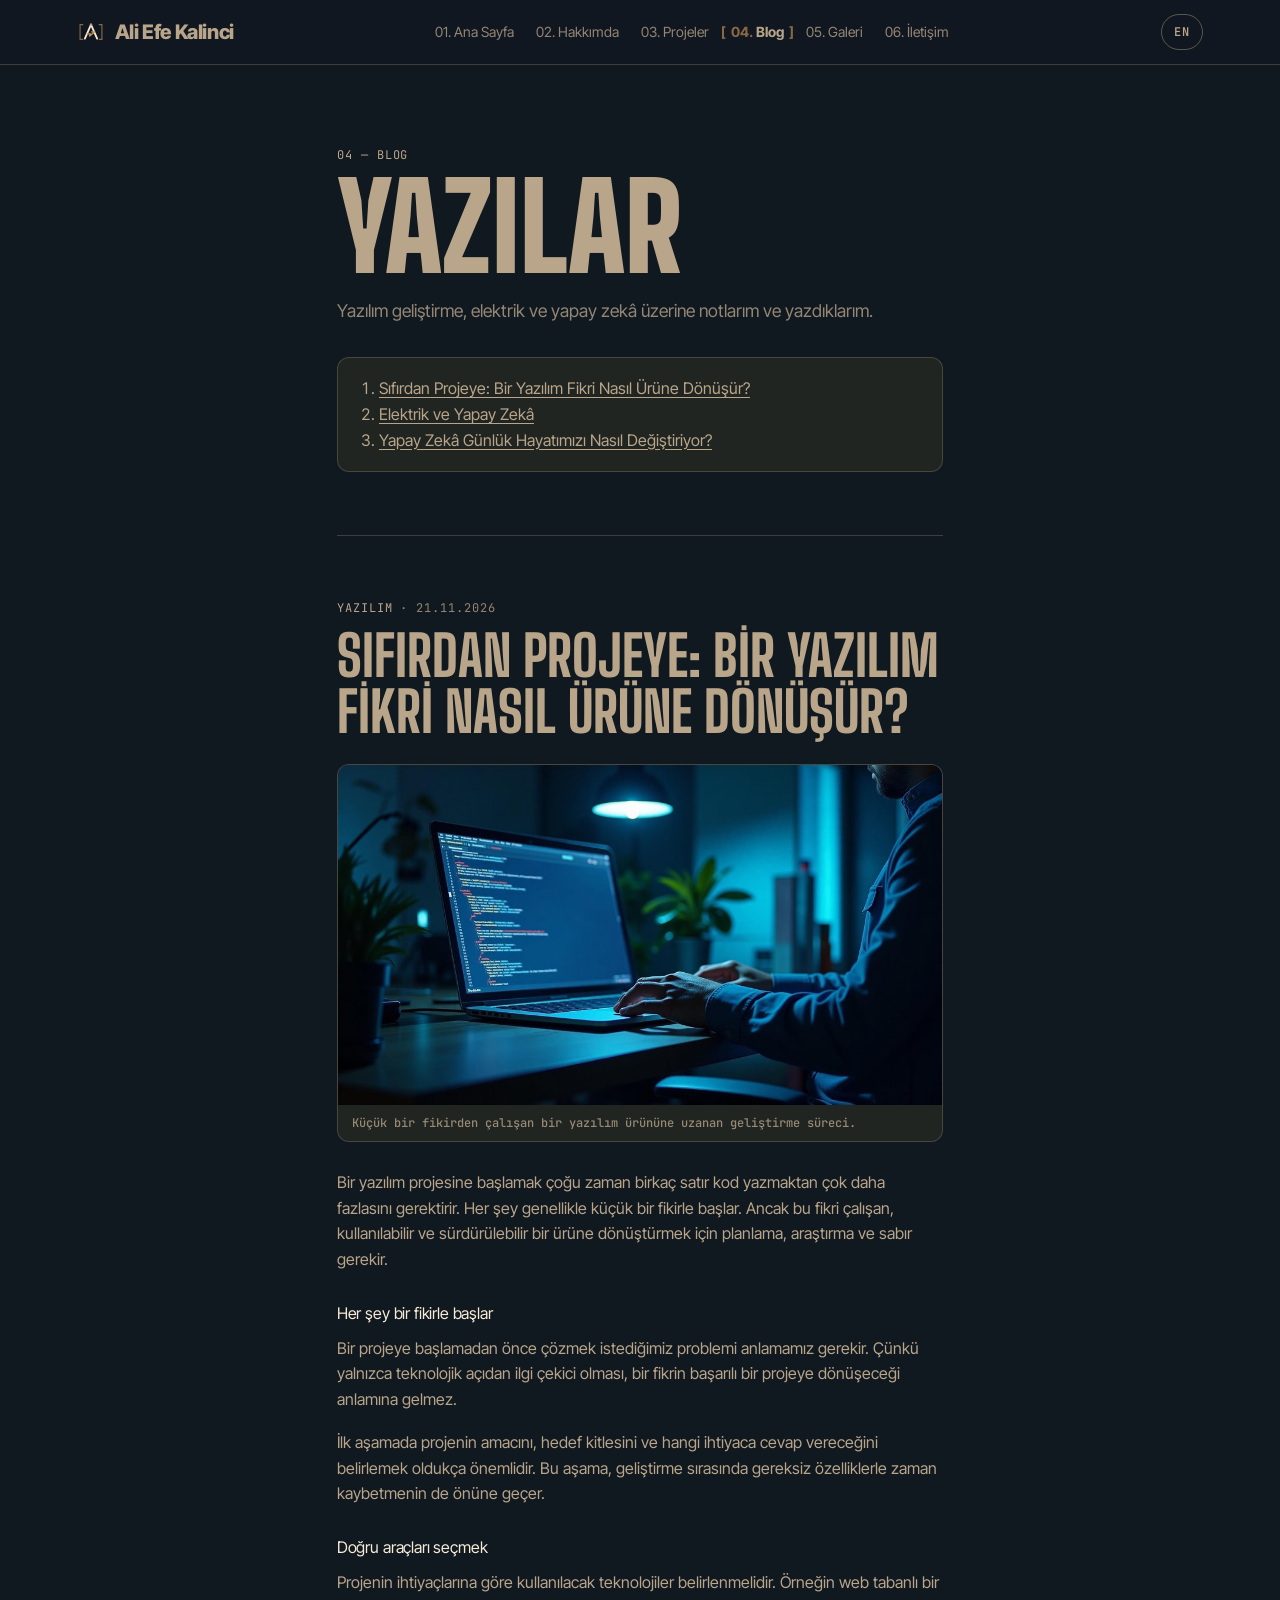
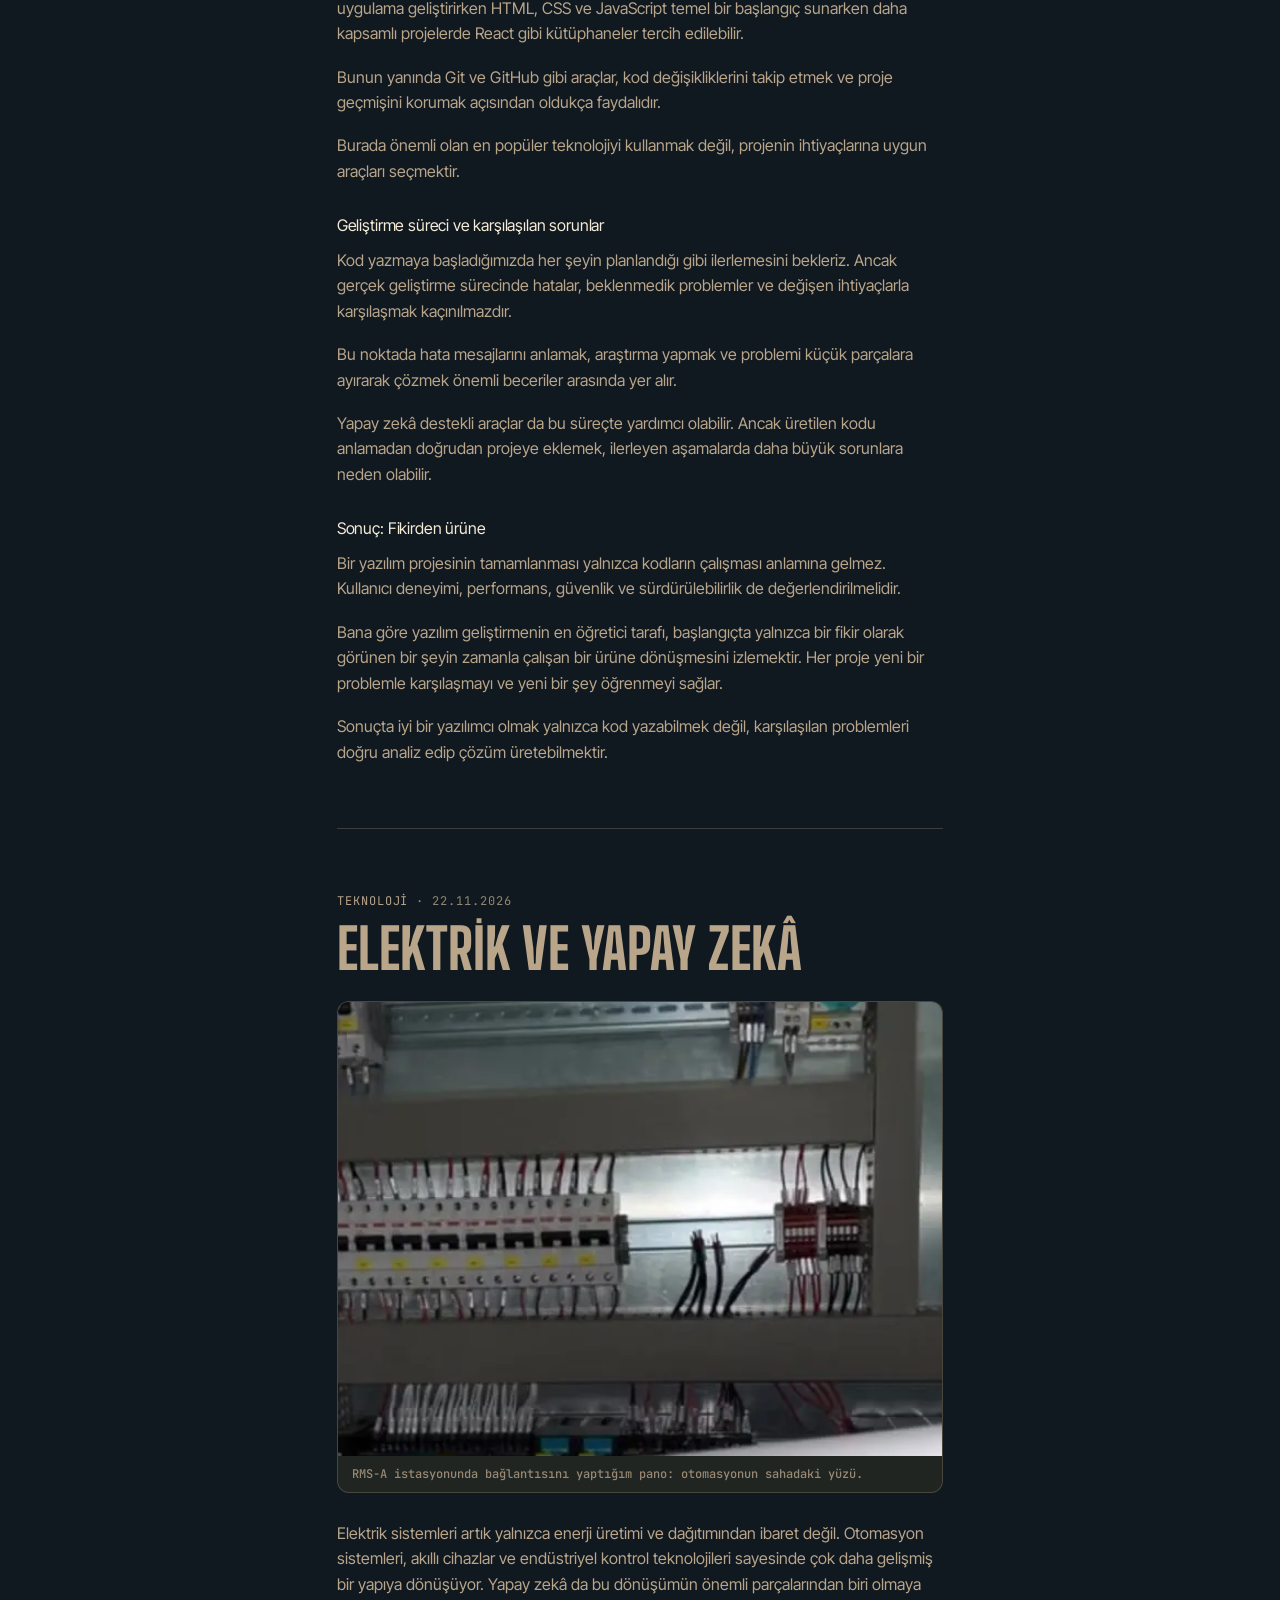
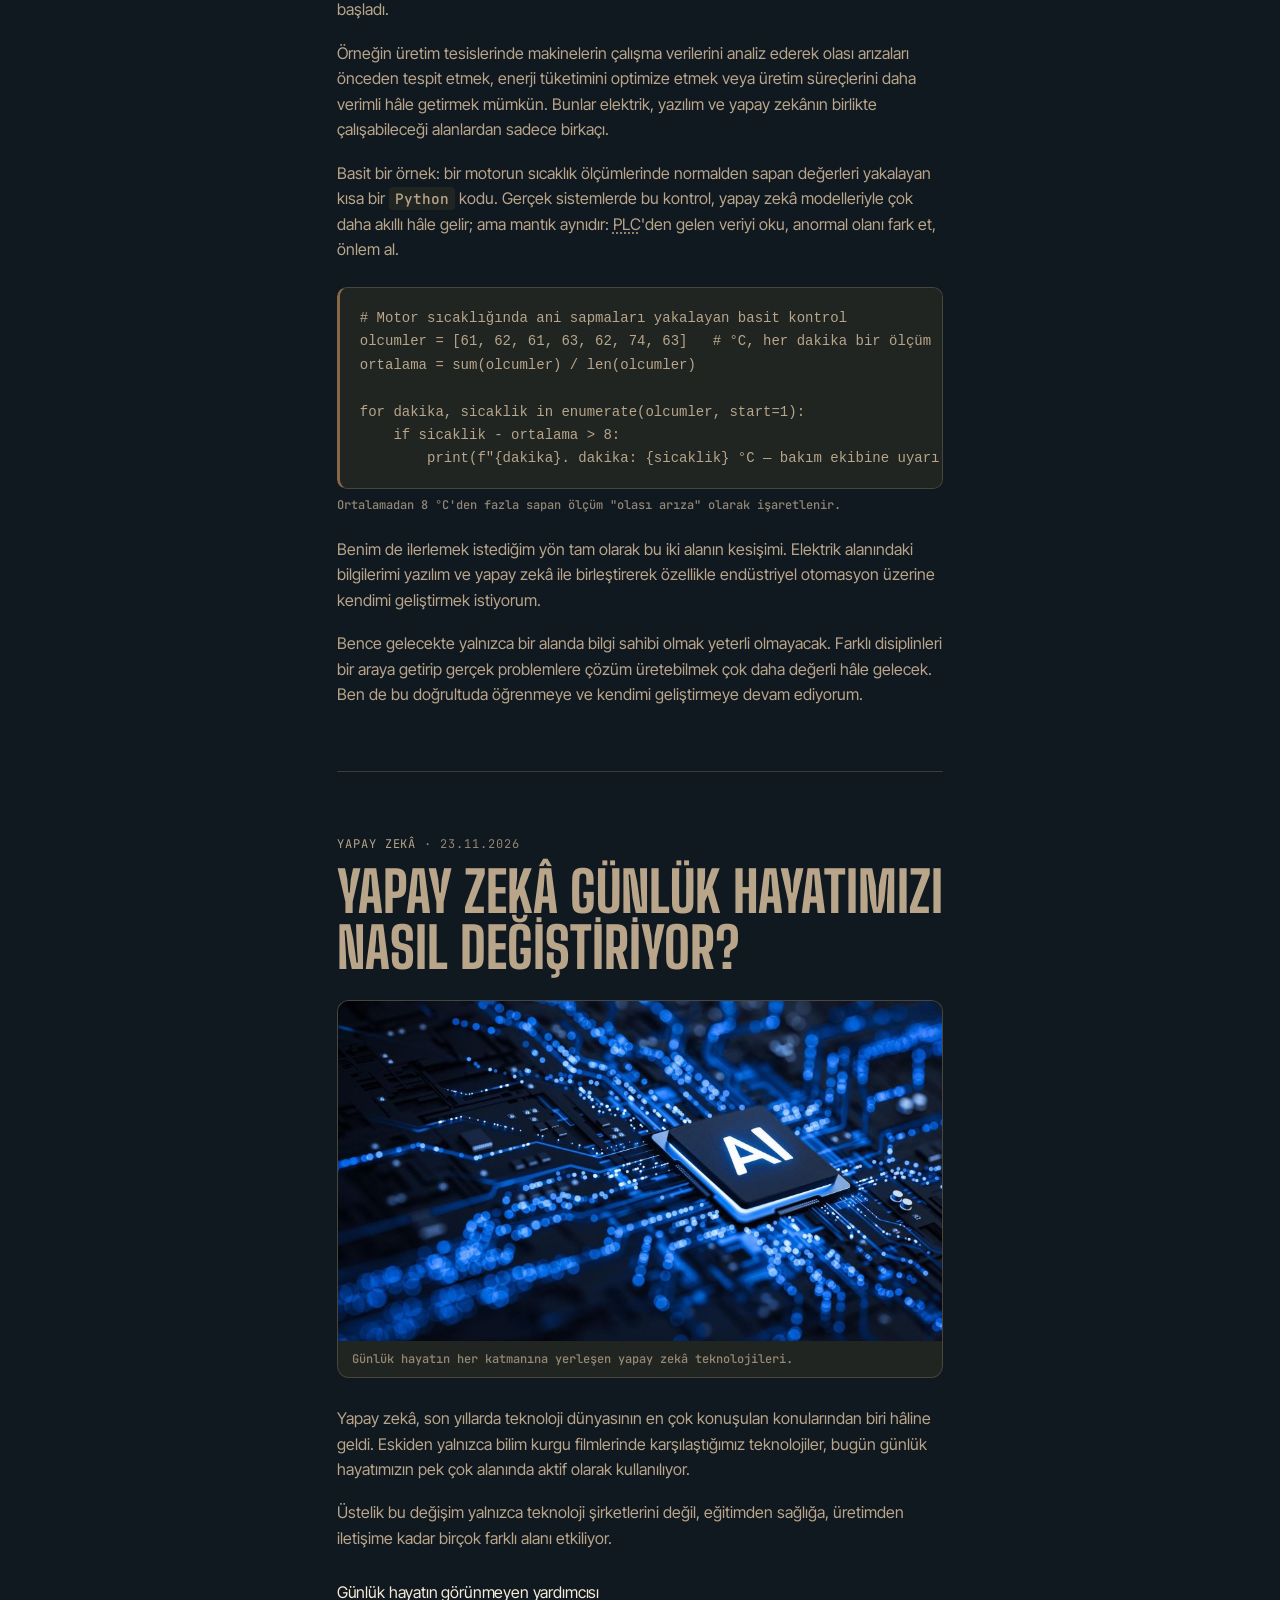
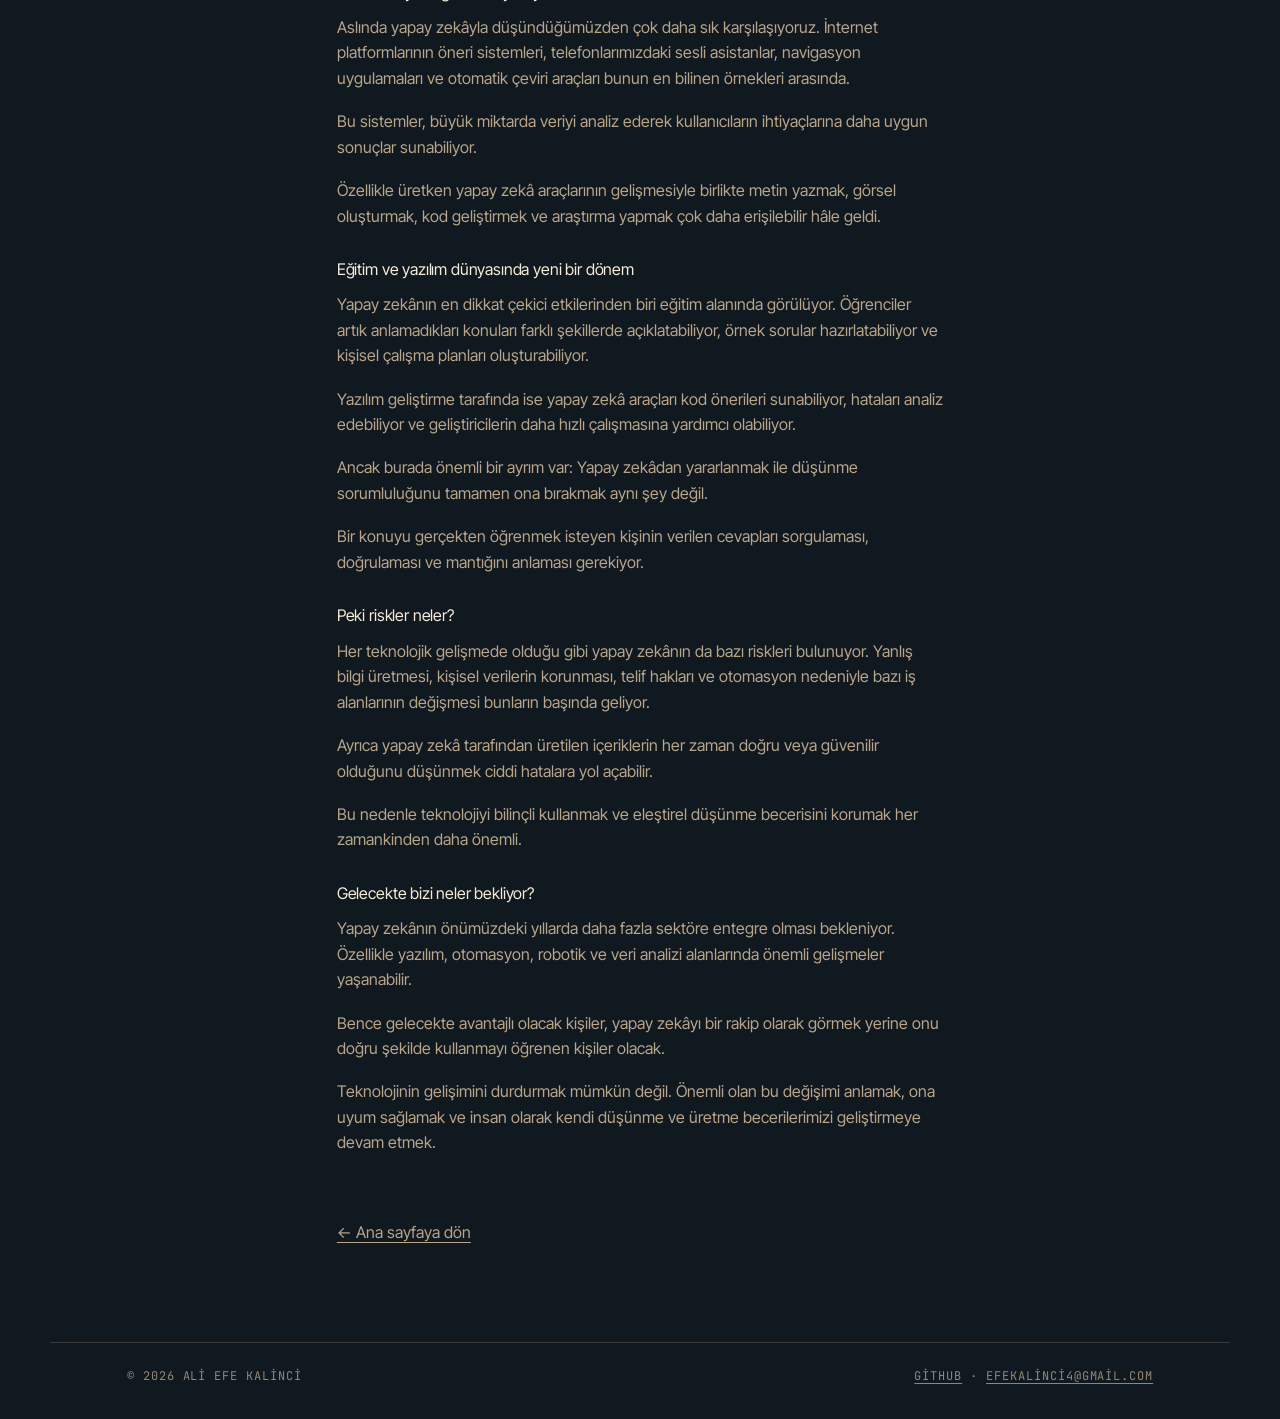
<file: blog.html>
<!DOCTYPE html>
<html lang="tr">
<head>
  <meta charset="UTF-8">
  <meta name="viewport" content="width=device-width, initial-scale=1.0, viewport-fit=cover">
  <meta http-equiv="Cache-Control" content="no-cache, no-store, must-revalidate">
  <meta http-equiv="Pragma" content="no-cache">
  <title>Blog — Ali Efe Kalinci | Yazılım, Elektrik ve Yapay Zekâ</title>
  <meta name="description" content="Ali Efe Kalinci'nin blogu: yazılım fikrinin ürüne dönüşümü, elektrik ile yapay zekânın kesişimi ve yapay zekânın günlük hayatımıza etkileri.">
  <meta name="author" content="Ali Efe Kalinci">
  <link rel="canonical" href="https://aliefekalinci.vercel.app/blog.html">
  <meta property="og:title" content="Blog — Ali Efe Kalinci | Yazılım, Elektrik ve Yapay Zekâ">
  <meta property="og:description" content="Ali Efe Kalinci'nin blogu: yazılım fikrinin ürüne dönüşümü, elektrik ile yapay zekânın kesişimi ve yapay zekânın günlük hayatımıza etkileri.">
  <meta property="og:type" content="blog">
  <meta property="og:locale" content="tr_TR">
  <meta property="og:url" content="https://aliefekalinci.vercel.app/blog.html">
  <meta property="og:image" content="https://aliefekalinci.vercel.app/assets/images/vesikalik.jpg">
  <link rel="icon" type="image/svg+xml" href="assets/images/favicon.svg?v=1">
  <meta name="theme-color" content="#101820">
  <link rel="preconnect" href="https://fonts.googleapis.com">
  <link rel="preconnect" href="https://fonts.gstatic.com" crossorigin>
  <link href="https://fonts.googleapis.com/css2?family=Big+Shoulders+Display:wght@700;800;900&family=Inter+Tight:wght@400;500;600;700;800&family=JetBrains+Mono:wght@400;500&display=swap" rel="stylesheet">
  <link rel="stylesheet" href="css/base.css?v=3">
  <link rel="stylesheet" href="css/sayfa.css?v=5">
  <link rel="stylesheet" href="css/blog.css?v=5">
  <script type="application/ld+json">
  {
    "@context": "https://schema.org",
    "@type": "Blog",
    "name": "Ali Efe Kalinci Blog",
    "url": "https://aliefekalinci.vercel.app/blog.html",
    "author": { "@type": "Person", "name": "Ali Efe Kalinci" },
    "blogPost": [
      { "@type": "BlogPosting", "headline": "Sıfırdan Projeye: Bir Yazılım Fikri Nasıl Ürüne Dönüşür?", "datePublished": "2026-11-21" },
      { "@type": "BlogPosting", "headline": "Elektrik ve Yapay Zekâ", "datePublished": "2026-11-22" },
      { "@type": "BlogPosting", "headline": "Yapay Zekâ Günlük Hayatımızı Nasıl Değiştiriyor?", "datePublished": "2026-11-23" }
    ]
  }
  </script>
</head>
<body>
<a class="skip" href="#main">İçeriğe geç</a>
  <header class="snav">
    <a href="index.html" class="snav__logo"><img class="snav__mark" src="assets/images/logo.svg" alt="" width="28" height="28" aria-hidden="true">Ali Efe Kalinci</a>
    <nav class="snav__links" aria-label="Ana menü">
      <a href="index.html"><span class="nav__num">01.</span> Ana Sayfa</a>
      <a href="hakkimda.html"><span class="nav__num">02.</span> Hakkımda</a>
      <a href="projeler.html"><span class="nav__num">03.</span> Projeler</a>
      <a href="blog.html" class="is-active" aria-current="page"><span class="nav__num">04.</span> Blog</a>
      <a href="galeri.html"><span class="nav__num">05.</span> Galeri</a>
      <a href="iletisim.html"><span class="nav__num">06.</span> İletişim</a>
    </nav>
  </header>
  <main class="blogpage" id="main">
    <p class="mono accent">04 — Blog</p>
    <h1>Yazılar</h1>
    <p class="blogpage__intro">Yazılım geliştirme, elektrik ve yapay zekâ üzerine notlarım ve yazdıklarım.</p>
    <nav class="blogpage__toc" aria-label="Yazılar">
      <ol>
        <li><a href="#sifirdan-projeye">Sıfırdan Projeye: Bir Yazılım Fikri Nasıl Ürüne Dönüşür?</a></li>
        <li><a href="#elektrik-ve-yapay-zeka">Elektrik ve Yapay Zekâ</a></li>
        <li><a href="#yapay-zeka-gunluk-hayat">Yapay Zekâ Günlük Hayatımızı Nasıl Değiştiriyor?</a></li>
      </ol>
    </nav>
    <div class="posts">
      <article class="post" id="sifirdan-projeye" aria-labelledby="sifirdan-projeye-b">
        <p class="post__meta mono"><span class="accent">Yazılım</span> · <time datetime="2026-11-21">21.11.2026</time></p>
        <h2 id="sifirdan-projeye-b">Sıfırdan Projeye: Bir Yazılım Fikri Nasıl Ürüne Dönüşür?</h2>
        <figure class="post__foto post__foto--wide">
          <img src="assets/images/blog/sifirdan-projeye.jpg" alt="Masa lambası altında dizüstü bilgisayarda kod yazan yazılımcı" width="1024" height="576" loading="lazy">
          <figcaption>Küçük bir fikirden çalışan bir yazılım ürününe uzanan geliştirme süreci.</figcaption>
        </figure>
        <p>Bir yazılım projesine başlamak çoğu zaman birkaç satır kod yazmaktan çok daha fazlasını gerektirir. Her şey genellikle küçük bir fikirle başlar. Ancak bu fikri çalışan, kullanılabilir ve sürdürülebilir bir ürüne dönüştürmek için planlama, araştırma ve sabır gerekir.</p>

        <h3>Her şey bir fikirle başlar</h3>
        <p>Bir projeye başlamadan önce çözmek istediğimiz problemi anlamamız gerekir. Çünkü yalnızca teknolojik açıdan ilgi çekici olması, bir fikrin başarılı bir projeye dönüşeceği anlamına gelmez.</p>
        <p>İlk aşamada projenin amacını, hedef kitlesini ve hangi ihtiyaca cevap vereceğini belirlemek oldukça önemlidir. Bu aşama, geliştirme sırasında gereksiz özelliklerle zaman kaybetmenin de önüne geçer.</p>

        <h3>Doğru araçları seçmek</h3>
        <p>Projenin ihtiyaçlarına göre kullanılacak teknolojiler belirlenmelidir. Örneğin web tabanlı bir uygulama geliştirirken HTML, CSS ve JavaScript temel bir başlangıç sunarken daha kapsamlı projelerde React gibi kütüphaneler tercih edilebilir.</p>
        <p>Bunun yanında Git ve GitHub gibi araçlar, kod değişikliklerini takip etmek ve proje geçmişini korumak açısından oldukça faydalıdır.</p>
        <p>Burada önemli olan en popüler teknolojiyi kullanmak değil, projenin ihtiyaçlarına uygun araçları seçmektir.</p>

        <h3>Geliştirme süreci ve karşılaşılan sorunlar</h3>
        <p>Kod yazmaya başladığımızda her şeyin planlandığı gibi ilerlemesini bekleriz. Ancak gerçek geliştirme sürecinde hatalar, beklenmedik problemler ve değişen ihtiyaçlarla karşılaşmak kaçınılmazdır.</p>
        <p>Bu noktada hata mesajlarını anlamak, araştırma yapmak ve problemi küçük parçalara ayırarak çözmek önemli beceriler arasında yer alır.</p>
        <p>Yapay zekâ destekli araçlar da bu süreçte yardımcı olabilir. Ancak üretilen kodu anlamadan doğrudan projeye eklemek, ilerleyen aşamalarda daha büyük sorunlara neden olabilir.</p>

        <h3>Sonuç: Fikirden ürüne</h3>
        <p>Bir yazılım projesinin tamamlanması yalnızca kodların çalışması anlamına gelmez. Kullanıcı deneyimi, performans, güvenlik ve sürdürülebilirlik de değerlendirilmelidir.</p>
        <p>Bana göre yazılım geliştirmenin en öğretici tarafı, başlangıçta yalnızca bir fikir olarak görünen bir şeyin zamanla çalışan bir ürüne dönüşmesini izlemektir. Her proje yeni bir problemle karşılaşmayı ve yeni bir şey öğrenmeyi sağlar.</p>
        <p>Sonuçta iyi bir yazılımcı olmak yalnızca kod yazabilmek değil, karşılaşılan problemleri doğru analiz edip çözüm üretebilmektir.</p>
      </article>
      <article class="post" id="elektrik-ve-yapay-zeka" aria-labelledby="elektrik-ve-yapay-zeka-b">
        <p class="post__meta mono"><span class="accent">Teknoloji</span> · <time datetime="2026-11-22">22.11.2026</time></p>
        <h2 id="elektrik-ve-yapay-zeka-b">Elektrik ve Yapay Zekâ</h2>
        <figure class="post__foto"><img src="assets/images/galeri/rmsa-pano.webp" alt="Sigortalar ve klemenslerle dolu elektrik panosu, önde açık proje çizimi" width="550" height="1026" loading="lazy" style="object-position:50% 35%"><figcaption>RMS-A istasyonunda bağlantısını yaptığım pano: otomasyonun sahadaki yüzü.</figcaption></figure>
        <p>Elektrik sistemleri artık yalnızca enerji üretimi ve dağıtımından ibaret değil. Otomasyon sistemleri, akıllı cihazlar ve endüstriyel kontrol teknolojileri sayesinde çok daha gelişmiş bir yapıya dönüşüyor. Yapay zekâ da bu dönüşümün önemli parçalarından biri olmaya başladı.</p>
        <p>Örneğin üretim tesislerinde makinelerin çalışma verilerini analiz ederek olası arızaları önceden tespit etmek, enerji tüketimini optimize etmek veya üretim süreçlerini daha verimli hâle getirmek mümkün. Bunlar elektrik, yazılım ve yapay zekânın birlikte çalışabileceği alanlardan sadece birkaçı.</p>
        <p>Basit bir örnek: bir motorun sıcaklık ölçümlerinde normalden sapan değerleri yakalayan kısa bir <code>Python</code> kodu. Gerçek sistemlerde bu kontrol, yapay zekâ modelleriyle çok daha akıllı hâle gelir; ama mantık aynıdır: <abbr title="Programlanabilir Mantık Denetleyicisi">PLC</abbr>'den gelen veriyi oku, anormal olanı fark et, önlem al.</p>
        <figure class="post__kod">
          <pre><code># Motor sıcaklığında ani sapmaları yakalayan basit kontrol
olcumler = [61, 62, 61, 63, 62, 74, 63]   # °C, her dakika bir ölçüm
ortalama = sum(olcumler) / len(olcumler)

for dakika, sicaklik in enumerate(olcumler, start=1):
    if sicaklik - ortalama &gt; 8:
        print(f"{dakika}. dakika: {sicaklik} °C — bakım ekibine uyarı!")</code></pre>
          <figcaption>Ortalamadan 8 °C'den fazla sapan ölçüm "olası arıza" olarak işaretlenir.</figcaption>
        </figure>
        <p>Benim de ilerlemek istediğim yön tam olarak bu iki alanın kesişimi. Elektrik alanındaki bilgilerimi yazılım ve yapay zekâ ile birleştirerek özellikle endüstriyel otomasyon üzerine kendimi geliştirmek istiyorum.</p>
        <p>Bence gelecekte yalnızca bir alanda bilgi sahibi olmak yeterli olmayacak. Farklı disiplinleri bir araya getirip gerçek problemlere çözüm üretebilmek çok daha değerli hâle gelecek. Ben de bu doğrultuda öğrenmeye ve kendimi geliştirmeye devam ediyorum.</p>
      </article>
      <article class="post" id="yapay-zeka-gunluk-hayat" aria-labelledby="yapay-zeka-gunluk-hayat-b">
        <p class="post__meta mono"><span class="accent">Yapay Zekâ</span> · <time datetime="2026-11-23">23.11.2026</time></p>
        <h2 id="yapay-zeka-gunluk-hayat-b">Yapay Zekâ Günlük Hayatımızı Nasıl Değiştiriyor?</h2>
        <figure class="post__foto post__foto--wide">
          <img src="assets/images/blog/yapay-zeka-gunluk-hayat.jpg" alt="Mavi ışık hatlarıyla çevrili yapay zekâ işlemci çipi" width="1024" height="505" loading="lazy">
          <figcaption>Günlük hayatın her katmanına yerleşen yapay zekâ teknolojileri.</figcaption>
        </figure>
        <p>Yapay zekâ, son yıllarda teknoloji dünyasının en çok konuşulan konularından biri hâline geldi. Eskiden yalnızca bilim kurgu filmlerinde karşılaştığımız teknolojiler, bugün günlük hayatımızın pek çok alanında aktif olarak kullanılıyor.</p>
        <p>Üstelik bu değişim yalnızca teknoloji şirketlerini değil, eğitimden sağlığa, üretimden iletişime kadar birçok farklı alanı etkiliyor.</p>

        <h3>Günlük hayatın görünmeyen yardımcısı</h3>
        <p>Aslında yapay zekâyla düşündüğümüzden çok daha sık karşılaşıyoruz. İnternet platformlarının öneri sistemleri, telefonlarımızdaki sesli asistanlar, navigasyon uygulamaları ve otomatik çeviri araçları bunun en bilinen örnekleri arasında.</p>
        <p>Bu sistemler, büyük miktarda veriyi analiz ederek kullanıcıların ihtiyaçlarına daha uygun sonuçlar sunabiliyor.</p>
        <p>Özellikle üretken yapay zekâ araçlarının gelişmesiyle birlikte metin yazmak, görsel oluşturmak, kod geliştirmek ve araştırma yapmak çok daha erişilebilir hâle geldi.</p>

        <h3>Eğitim ve yazılım dünyasında yeni bir dönem</h3>
        <p>Yapay zekânın en dikkat çekici etkilerinden biri eğitim alanında görülüyor. Öğrenciler artık anlamadıkları konuları farklı şekillerde açıklatabiliyor, örnek sorular hazırlatabiliyor ve kişisel çalışma planları oluşturabiliyor.</p>
        <p>Yazılım geliştirme tarafında ise yapay zekâ araçları kod önerileri sunabiliyor, hataları analiz edebiliyor ve geliştiricilerin daha hızlı çalışmasına yardımcı olabiliyor.</p>
        <p>Ancak burada önemli bir ayrım var: Yapay zekâdan yararlanmak ile düşünme sorumluluğunu tamamen ona bırakmak aynı şey değil.</p>
        <p>Bir konuyu gerçekten öğrenmek isteyen kişinin verilen cevapları sorgulaması, doğrulaması ve mantığını anlaması gerekiyor.</p>

        <h3>Peki riskler neler?</h3>
        <p>Her teknolojik gelişmede olduğu gibi yapay zekânın da bazı riskleri bulunuyor. Yanlış bilgi üretmesi, kişisel verilerin korunması, telif hakları ve otomasyon nedeniyle bazı iş alanlarının değişmesi bunların başında geliyor.</p>
        <p>Ayrıca yapay zekâ tarafından üretilen içeriklerin her zaman doğru veya güvenilir olduğunu düşünmek ciddi hatalara yol açabilir.</p>
        <p>Bu nedenle teknolojiyi bilinçli kullanmak ve eleştirel düşünme becerisini korumak her zamankinden daha önemli.</p>

        <h3>Gelecekte bizi neler bekliyor?</h3>
        <p>Yapay zekânın önümüzdeki yıllarda daha fazla sektöre entegre olması bekleniyor. Özellikle yazılım, otomasyon, robotik ve veri analizi alanlarında önemli gelişmeler yaşanabilir.</p>
        <p>Bence gelecekte avantajlı olacak kişiler, yapay zekâyı bir rakip olarak görmek yerine onu doğru şekilde kullanmayı öğrenen kişiler olacak.</p>
        <p>Teknolojinin gelişimini durdurmak mümkün değil. Önemli olan bu değişimi anlamak, ona uyum sağlamak ve insan olarak kendi düşünme ve üretme becerilerimizi geliştirmeye devam etmek.</p>
      </article>
    </div>
    <p class="blogpage__back"><a href="index.html#blog">← Ana sayfaya dön</a></p>
  </main>
  <footer class="sfoot mono">
    <span>© 2026 Ali Efe Kalinci</span>
    <span><a href="https://github.com/Maraz95" target="_blank" rel="noopener">GitHub</a> · <a href="mailto:efekalinci4@gmail.com">efekalinci4@gmail.com</a></span>
  </footer>
  <script src="js/i18n.js?v=21"></script>
</body>
</html>
</file>
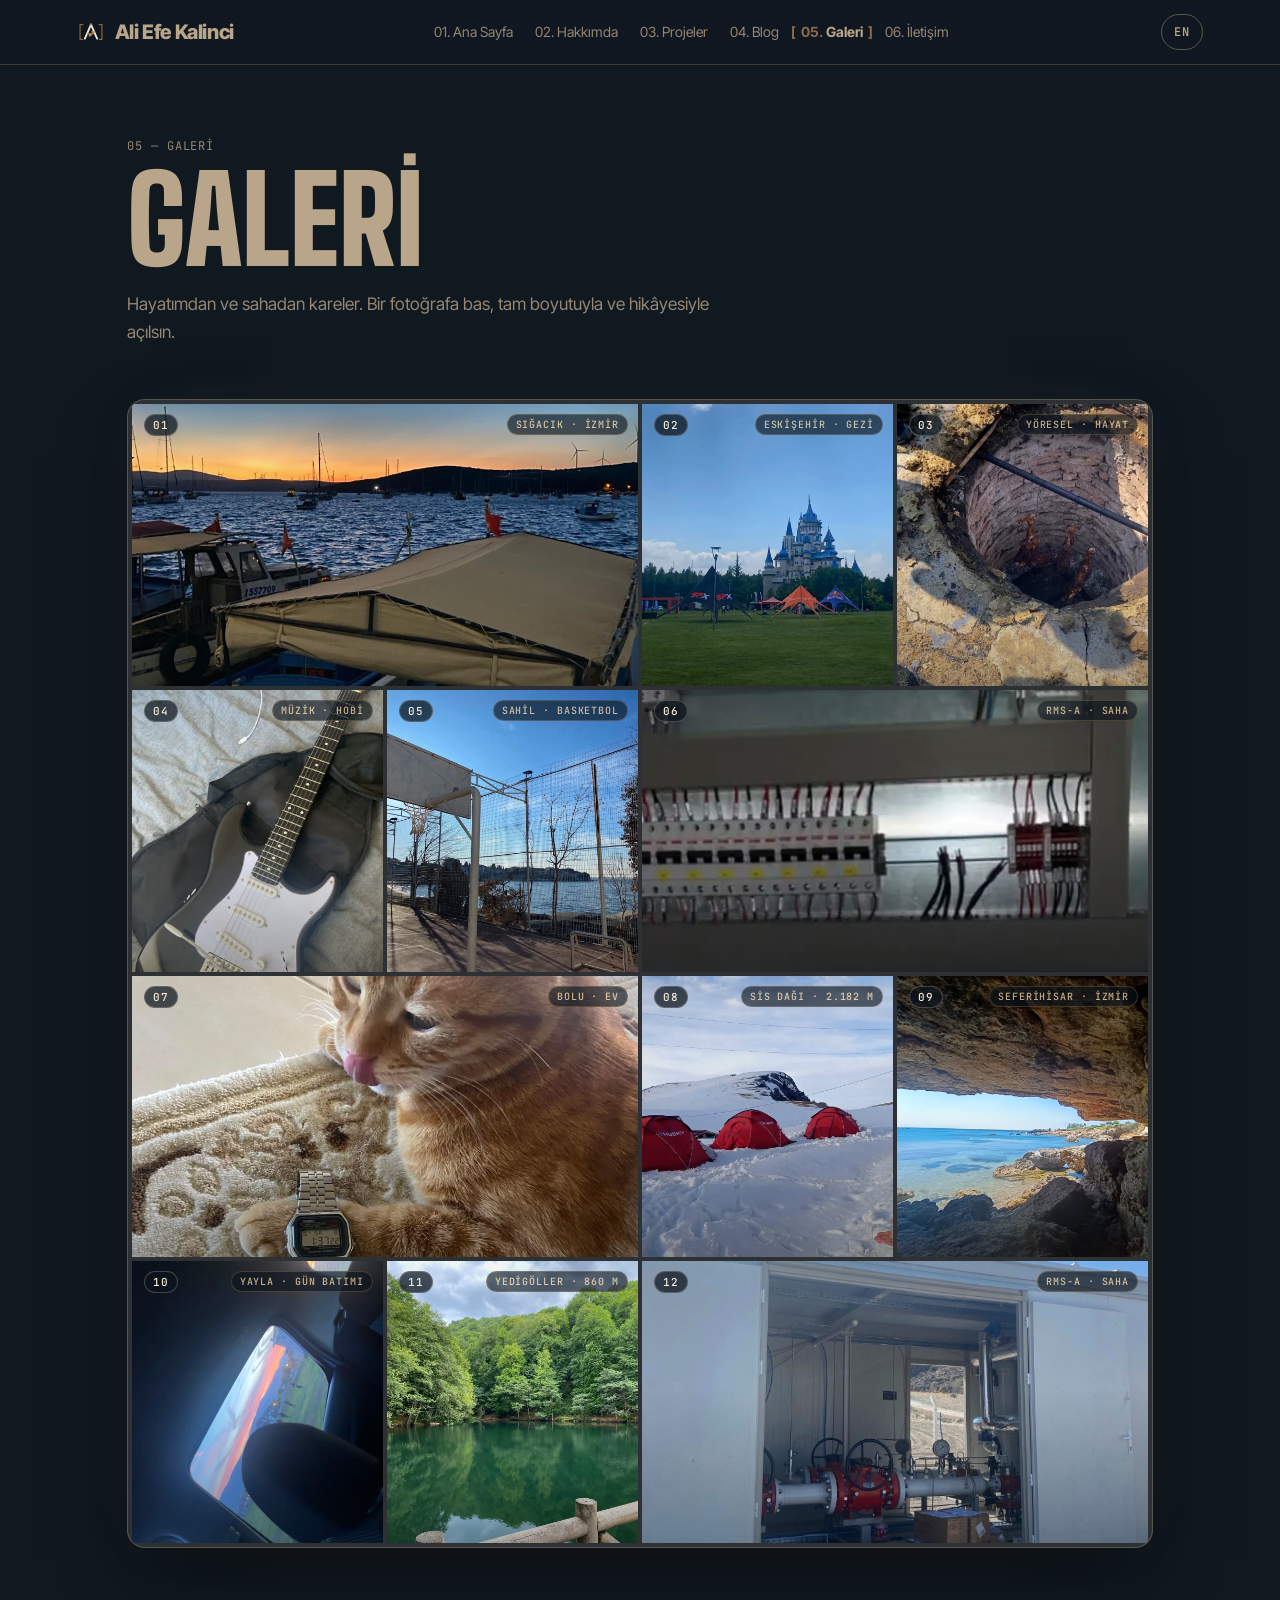
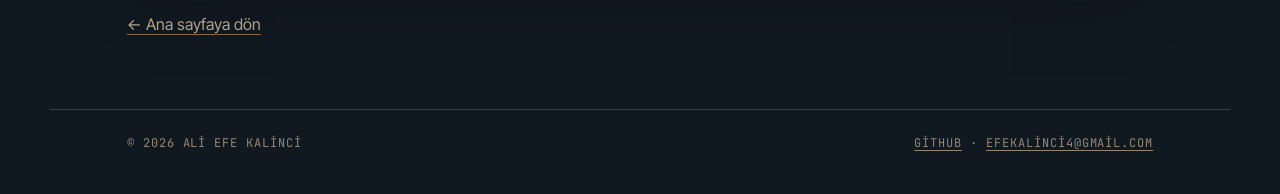
<file: galeri.html>
<!DOCTYPE html>
<html lang="tr">
<head>
  <meta charset="UTF-8">
  <meta name="viewport" content="width=device-width, initial-scale=1.0, viewport-fit=cover">
  <title>Galeri — Ali Efe Kalinci | Fotoğraflar</title>
  <meta name="description" content="Ali Efe Kalinci'nin fotoğraf galerisi: basketbol, kamp, balık tutma, yüzme, gece sürüşü ve sahadan kareler, kısa açıklamalarıyla.">
  <meta name="author" content="Ali Efe Kalinci">
  <link rel="canonical" href="https://aliefekalinci.vercel.app/galeri.html">
  <meta property="og:title" content="Galeri — Ali Efe Kalinci | Fotoğraflar">
  <meta property="og:description" content="Ali Efe Kalinci'nin fotoğraf galerisi: basketbol, kamp, balık tutma, yüzme, gece sürüşü ve sahadan kareler, kısa açıklamalarıyla.">
  <meta property="og:type" content="website">
  <meta property="og:locale" content="tr_TR">
  <meta property="og:url" content="https://aliefekalinci.vercel.app/galeri.html">
  <meta property="og:image" content="https://aliefekalinci.vercel.app/assets/images/vesikalik.jpg">
  <meta name="theme-color" content="#101820">
  <link rel="icon" type="image/svg+xml" href="assets/images/favicon.svg?v=1">
  <link rel="preconnect" href="https://fonts.googleapis.com">
  <link rel="preconnect" href="https://fonts.gstatic.com" crossorigin>
  <link href="https://fonts.googleapis.com/css2?family=Big+Shoulders+Display:wght@700;800;900&family=Inter+Tight:wght@400;500;600;700;800&family=JetBrains+Mono:wght@400;500&display=swap" rel="stylesheet">
  <link rel="stylesheet" href="css/base.css?v=3">
  <link rel="stylesheet" href="css/sayfa.css?v=5">
  <link rel="stylesheet" href="css/galeri.css?v=9">
  <script type="application/ld+json">
  {
    "@context": "https://schema.org",
    "@type": "ImageGallery",
    "name": "Galeri — Ali Efe Kalinci",
    "url": "https://aliefekalinci.vercel.app/galeri.html",
    "author": { "@type": "Person", "name": "Ali Efe Kalinci" }
  }
  </script>
</head>
<body>
  <a class="skip" href="#main">İçeriğe geç</a>
  <header class="snav">
    <a href="index.html" class="snav__logo"><img class="snav__mark" src="assets/images/logo.svg" alt="" width="28" height="28" aria-hidden="true">Ali Efe Kalinci</a>
    <nav class="snav__links" aria-label="Ana menü">
      <a href="index.html"><span class="nav__num">01.</span> Ana Sayfa</a>
      <a href="hakkimda.html"><span class="nav__num">02.</span> Hakkımda</a>
      <a href="projeler.html"><span class="nav__num">03.</span> Projeler</a>
      <a href="blog.html"><span class="nav__num">04.</span> Blog</a>
      <a href="galeri.html" class="is-active" aria-current="page"><span class="nav__num">05.</span> Galeri</a>
      <a href="iletisim.html"><span class="nav__num">06.</span> İletişim</a>
    </nav>
  </header>
  <main class="sayfa" id="main">
    <div class="sayfa__ust">
      <p class="mono">05 — Galeri</p>
      <h1>Galeri</h1>
      <p class="sayfa__giris">Hayatımdan ve sahadan kareler. Bir fotoğrafa bas, tam boyutuyla ve hikâyesiyle açılsın.</p>
    </div>
    <div class="mozaik">
        <figure class="mz-item" data-meta="SIĞACIK · İZMİR">
          <button type="button" class="mz-btn"><span class="mz-no" aria-hidden="true">01</span><img src="assets/images/galeri/sigacik-balik.jpg" alt="Gün batımında Sığacık limanında balıkçı tekneleri ve ufukta rüzgâr türbinleri" width="768" height="1024" loading="lazy" decoding="async" style="object-position:50% 58%"></button>
          <figcaption><b>Sığacık Limanı</b><span>İzmir/Seferihisar/Sığacıkta balık tuttuktan sonra eve dönerken</span></figcaption>
        </figure>
        <figure class="mz-item" data-meta="ESKİŞEHİR · GEZİ">
          <button type="button" class="mz-btn"><span class="mz-no" aria-hidden="true">02</span><img src="assets/images/galeri/eskisehir-festival.webp" alt="Çimenlik alanda festival çadırları ve arkada masal şatosu" width="960" height="1280" loading="lazy" decoding="async" style="object-position:50% 62%"></button>
          <figcaption><b>Eskişehir Festivali</b><span>Eskişehir'e tatile gittiğimde bir festivalde çektim.</span></figcaption>
        </figure>
        <figure class="mz-item" data-meta="YÖRESEL · HAYAT">
          <button type="button" class="mz-btn"><span class="mz-no" aria-hidden="true">03</span><img src="assets/images/galeri/kuyu-tandir.jpg" alt="Taş örülü tandır kuyusunda asılı pişen kuyu tandır" width="739" height="950" loading="lazy" decoding="async" style="object-position:50% 52%"></button>
          <figcaption><b>Kuyu Tandır</b><span>Kuyu tandır</span></figcaption>
        </figure>
        <figure class="mz-item" data-meta="MÜZİK · HOBİ">
          <button type="button" class="mz-btn"><span class="mz-no" aria-hidden="true">04</span><img src="assets/images/galeri/elektro-gitar.webp" alt="Kılıfının üzerinde duran siyah elektro gitar" width="720" height="1280" loading="lazy" decoding="async" style="object-position:50% 45%"></button>
          <figcaption><b>Elektro Gitarım</b><span>Boş zamanlarımda çaldığım siyah elektro gitarım.</span></figcaption>
        </figure>
        <figure class="mz-item" data-meta="SAHİL · BASKETBOL">
          <button type="button" class="mz-btn"><span class="mz-no" aria-hidden="true">05</span><img src="assets/images/galeri/basket-sahasi.webp" alt="Deniz kenarında, tel örgülü basketbol sahası ve pota" width="960" height="1280" loading="lazy" decoding="async" style="object-position:50% 40%"></button>
          <figcaption><b>Bayrampaşa Sahili</b><span>Arkadaşlarla gittiğimiz sahildeki basket sahası.</span></figcaption>
        </figure>
        <figure class="mz-item" data-meta="RMS-A · SAHA">
          <button type="button" class="mz-btn"><span class="mz-no" aria-hidden="true">06</span><img src="assets/images/galeri/rmsa-pano.webp" alt="Sigortalar ve klemenslerle dolu elektrik panosu, önde açık proje çizimi" width="550" height="1026" loading="lazy" decoding="async" style="object-position:50% 35%"></button>
          <figcaption><b>RMS-A Pano Bağlantısı</b><span>RMS-A istasyonunda pano bağlantılarını yaparken; önde proje çizimi.</span></figcaption>
        </figure>
        <figure class="mz-item" data-meta="BOLU · EV">
          <button type="button" class="mz-btn"><span class="mz-no" aria-hidden="true">07</span><img src="assets/images/galeri/kedim-garfi.webp" alt="Turuncu kedi Garfi, patisinin altında bir kol saatiyle halıda yatıyor" width="960" height="1280" loading="lazy" decoding="async" style="object-position:50% 30%"></button>
          <figcaption><b>Kedim Garfi</b><span>Kendi saatimi takmıştım.</span></figcaption>
        </figure>
        <figure class="mz-item" data-meta="SİS DAĞI · 2.182 M">
          <button type="button" class="mz-btn"><span class="mz-no" aria-hidden="true">08</span><img src="assets/images/galeri/sis-dagi-yaylasi.webp" alt="Karla kaplı yaylada kırmızı kamp çadırları ve arkada karlı tepe" width="1024" height="1023" loading="lazy" decoding="async" style="object-position:50% 55%"></button>
          <figcaption><b>Sis Dağı Yaylası</b><span>Karla kaplı yaylada kamp çadırlarımız.</span></figcaption>
        </figure>
        <figure class="mz-item" data-meta="SEFERİHİSAR · İZMİR">
          <button type="button" class="mz-btn"><span class="mz-no" aria-hidden="true">09</span><img src="assets/images/galeri/kiyi-magarasi.webp" alt="Kıyıdaki bir kaya mağarasının altından görünen turkuaz deniz" width="1280" height="960" loading="lazy" decoding="async" style="object-position:50% 60%"></button>
          <figcaption><b>İzmir Seferihisar Ekmeksiz Plajı</b><span>Bir kıyı mağarasının içinden berrak deniz manzarası.</span></figcaption>
        </figure>
        <figure class="mz-item" data-meta="YAYLA · GÜN BATIMI">
          <button type="button" class="mz-btn"><span class="mz-no" aria-hidden="true">10</span><img src="assets/images/galeri/aksam-surusu.webp" alt="Araba camından görünen, gün batımında yayla" width="960" height="1280" loading="lazy" decoding="async" style="object-position:50% 50%"></button>
          <figcaption><b>Akşam Araba Sürüşü</b><span>Arkadaşlarla piknik yaptığımız yayla.</span></figcaption>
        </figure>
        <figure class="mz-item" data-meta="YEDİGÖLLER · 860 M">
          <button type="button" class="mz-btn"><span class="mz-no" aria-hidden="true">11</span><img src="assets/images/galeri/derin-gol.webp" alt="Ormanla çevrili yeşil göl ve önde ahşap korkuluk" width="960" height="1280" loading="lazy" decoding="async" style="object-position:50% 55%"></button>
          <figcaption><b>Yedigöller — Derin Göl</b><span>Yedigöller'e kamp yapmaya gittiğimde çektim.</span></figcaption>
        </figure>
        <figure class="mz-item" data-meta="RMS-A · SAHA">
          <button type="button" class="mz-btn"><span class="mz-no" aria-hidden="true">12</span><img src="assets/images/galeri/rmsa-istasyonu.jpg" alt="Kapakları açık RMS-A doğalgaz basınç düşürme istasyonu, kırmızı vanalar ve basınç göstergeleri" width="768" height="1024" loading="lazy" decoding="async" style="object-position:50% 56%"></button>
          <figcaption><b>RMS-A İstasyonu</b><span>RMS-A istasyonu</span></figcaption>
        </figure>
      </div>
    <p class="geri"><a href="index.html#galeri">← Ana sayfaya dön</a></p>
  </main>
  <footer class="sfoot mono">
    <span>© 2026 Ali Efe Kalinci</span>
    <span><a href="https://github.com/Maraz95" target="_blank" rel="noopener">GitHub</a> · <a href="mailto:efekalinci4@gmail.com">efekalinci4@gmail.com</a></span>
  </footer>
  <script src="js/i18n.js?v=21"></script>
  <script src="js/galeri.js?v=5"></script>
</body>
</html>
</file>
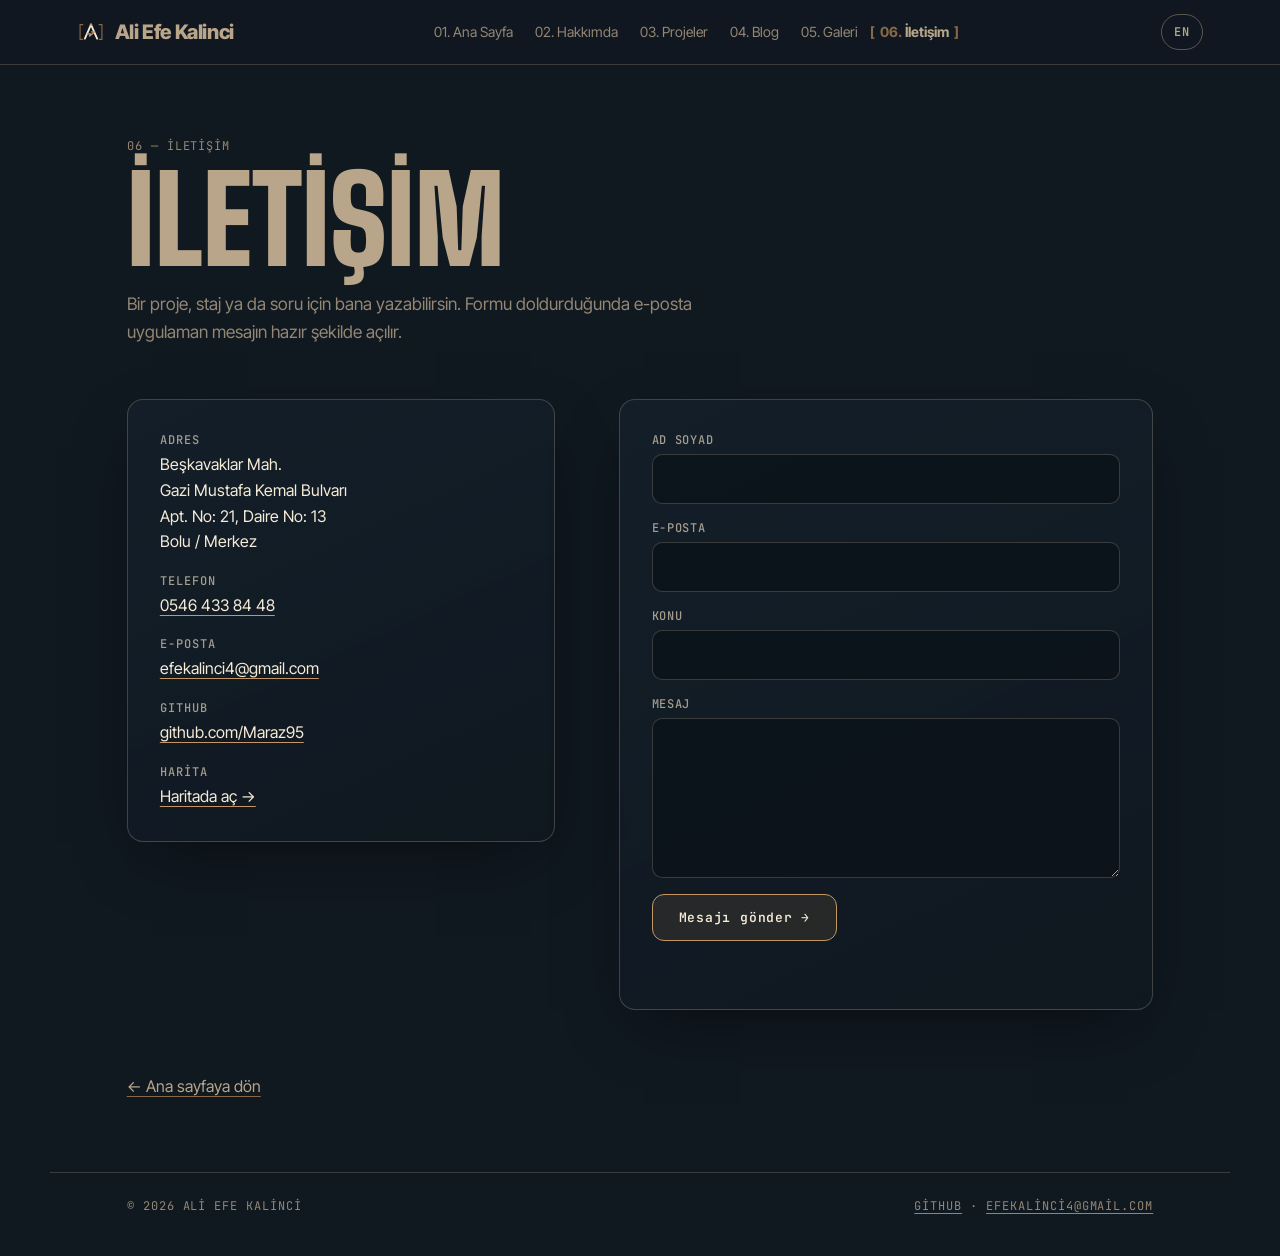
<file: iletisim.html>
<!DOCTYPE html>
<html lang="tr">
<head>
  <meta charset="UTF-8">
  <meta name="viewport" content="width=device-width, initial-scale=1.0, viewport-fit=cover">
  <title>İletişim — Ali Efe Kalinci | Bolu</title>
  <meta name="description" content="Ali Efe Kalinci ile iletişim: Bolu Merkez adresi, telefon, e-posta, GitHub ve iletişim formu.">
  <meta name="author" content="Ali Efe Kalinci">
  <link rel="canonical" href="https://aliefekalinci.vercel.app/iletisim.html">
  <meta property="og:title" content="İletişim — Ali Efe Kalinci | Bolu">
  <meta property="og:description" content="Ali Efe Kalinci ile iletişim: Bolu Merkez adresi, telefon, e-posta, GitHub ve iletişim formu.">
  <meta property="og:type" content="website">
  <meta property="og:locale" content="tr_TR">
  <meta property="og:url" content="https://aliefekalinci.vercel.app/iletisim.html">
  <meta property="og:image" content="https://aliefekalinci.vercel.app/assets/images/vesikalik.jpg">
  <meta name="theme-color" content="#101820">
  <link rel="icon" type="image/svg+xml" href="assets/images/favicon.svg?v=1">
  <link rel="preconnect" href="https://fonts.googleapis.com">
  <link rel="preconnect" href="https://fonts.gstatic.com" crossorigin>
  <link href="https://fonts.googleapis.com/css2?family=Big+Shoulders+Display:wght@700;800;900&family=Inter+Tight:wght@400;500;600;700;800&family=JetBrains+Mono:wght@400;500&display=swap" rel="stylesheet">
  <link rel="stylesheet" href="css/base.css?v=3">
  <link rel="stylesheet" href="css/sayfa.css?v=6">
  <script type="application/ld+json">
  {
    "@context": "https://schema.org",
    "@type": "ContactPage",
    "name": "İletişim — Ali Efe Kalinci",
    "url": "https://aliefekalinci.vercel.app/iletisim.html"
  }
  </script>
</head>
<body>
  <a class="skip" href="#main">İçeriğe geç</a>
  <header class="snav">
    <a href="index.html" class="snav__logo"><img class="snav__mark" src="assets/images/logo.svg" alt="" width="28" height="28" aria-hidden="true">Ali Efe Kalinci</a>
    <nav class="snav__links" aria-label="Ana menü">
      <a href="index.html"><span class="nav__num">01.</span> Ana Sayfa</a>
      <a href="hakkimda.html"><span class="nav__num">02.</span> Hakkımda</a>
      <a href="projeler.html"><span class="nav__num">03.</span> Projeler</a>
      <a href="blog.html"><span class="nav__num">04.</span> Blog</a>
      <a href="galeri.html"><span class="nav__num">05.</span> Galeri</a>
      <a href="iletisim.html" class="is-active" aria-current="page"><span class="nav__num">06.</span> İletişim</a>
    </nav>
  </header>
  <main class="sayfa" id="main">
    <div class="sayfa__ust">
      <p class="mono">06 — İletişim</p>
      <h1>İletişim</h1>
      <p class="sayfa__giris">Bir proje, staj ya da soru için bana yazabilirsin. Formu doldurduğunda e-posta uygulaman mesajın hazır şekilde açılır.</p>
    </div>
    <div class="iletisim">
      <address class="bilgi">
        <dl>
          <dt>Adres</dt>
          <dd>Beşkavaklar Mah.<br>Gazi Mustafa Kemal Bulvarı<br>Apt. No: 21, Daire No: 13<br>Bolu / Merkez</dd>
        </dl>
        <dl>
          <dt>Telefon</dt>
          <dd><a href="tel:+905464338448">0546 433 84 48</a></dd>
        </dl>
        <dl>
          <dt>E-posta</dt>
          <dd><a href="mailto:efekalinci4@gmail.com">efekalinci4@gmail.com</a></dd>
        </dl>
        <dl>
          <dt lang="en">GitHub</dt>
          <dd><a href="https://github.com/Maraz95" target="_blank" rel="noopener">github.com/Maraz95</a></dd>
        </dl>
        <dl>
          <dt>Harita</dt>
          <dd><a href="https://www.google.com/maps/search/?api=1&amp;query=Be%C5%9Fkavaklar+Mahallesi+Gazi+Mustafa+Kemal+Bulvar%C4%B1+Bolu" target="_blank" rel="noopener">Haritada aç →</a></dd>
        </dl>
      </address>

      <form class="form" id="iletisimFormu" action="mailto:efekalinci4@gmail.com" method="post" enctype="text/plain" novalidate>
        <label>Ad Soyad
          <input type="text" name="ad" autocomplete="name" required minlength="2">
        </label>
        <label>E-posta
          <input type="email" name="eposta" autocomplete="email" required>
        </label>
        <label>Konu
          <input type="text" name="konu" required>
        </label>
        <label>Mesaj
          <textarea name="mesaj" required minlength="10"></textarea>
        </label>
        <button type="submit">Mesajı gönder →</button>
        <p class="form__durum" id="formDurum" role="status" aria-live="polite"></p>
      </form>
    </div>
    <p class="geri"><a href="index.html#contact">← Ana sayfaya dön</a></p>
  </main>
  <footer class="sfoot mono">
    <span>© 2026 Ali Efe Kalinci</span>
    <span><a href="https://github.com/Maraz95" target="_blank" rel="noopener">GitHub</a> · <a href="mailto:efekalinci4@gmail.com">efekalinci4@gmail.com</a></span>
  </footer>
  <script src="js/i18n.js?v=21"></script>
  <script src="js/iletisim.js?v=2" defer></script>
</body>
</html>
</file>
<file: css/base.css>
/* =========================================================
   BASE — renkler, fontlar, sıfırlama
   Tasarım: endüstriyel pano · saf siyah zemin · mavi vurgu
   ========================================================= */
:root {
  --bg: #101820;        /* zemin: gece */
  --surface: #202522;   /* kart / yüzey: kömür */
  --line: rgba(184, 165, 138, .26); /* çizgi: taş (saydam) */
  --muted: rgba(184, 165, 138, .78); /* ikincil metin: taş */
  --text: #B8A58A;      /* ana metin: taş */
  --accent: #8A6845;    /* vurgu: bronz */
  --hero-accent: #164A70; /* deniz */
  --gece: #101820; --komur: #202522; --tas: #B8A58A; --bronz: #8A6845; --deniz: #164A70;

  --f-display: 'Big Shoulders Display', 'Arial Narrow', sans-serif;
  --f-body: 'Inter Tight', system-ui, sans-serif;
  --f-mono: 'JetBrains Mono', ui-monospace, monospace;

  --pad: clamp(20px, 6vw, 96px);           /* yatay kenar boşluğu */
  --ease: cubic-bezier(.16, 1, .3, 1);
}

*, *::before, *::after { box-sizing: border-box; margin: 0; padding: 0; }

html { -webkit-text-size-adjust: 100%; text-size-adjust: 100%; }
html.lenis, html.lenis body { height: auto; }
.lenis.lenis-smooth { scroll-behavior: auto !important; }

body {
  background: var(--bg);
  color: var(--text);
  font-family: var(--f-body);
  font-size: clamp(16px, 1.1vw, 18px);
  line-height: 1.6;
  -webkit-font-smoothing: antialiased;
  overflow-x: hidden;
  overflow-x: clip;
}
body.is-loading { overflow: hidden; }
body.nav-open { overflow: hidden; }

a { color: inherit; text-decoration: none; touch-action: manipulation; }
button { font: inherit; color: inherit; background: none; border: 0; cursor: pointer; touch-action: manipulation; -webkit-tap-highlight-color: transparent; }
img, video { display: block; max-width: 100%; }
section[id] { scroll-margin-top: 76px; }

.mono {
  font-family: var(--f-mono);
  font-size: 12px;
  letter-spacing: .08em;
  text-transform: uppercase;
}
.accent { color: var(--tas); }

::selection { background: var(--accent); color: var(--bg); }
:focus-visible { outline: 2px solid var(--accent); outline-offset: 4px; }
</file>
<file: css/sayfa.css>
/* =========================================================
   ALT SAYFALAR (hakkımda hariç): menü, sayfa kabuğu, galeri, projeler, iletişim
   Palet ve değişkenler: css/base.css (gece, kömür, taş, bronz, deniz)
   ========================================================= */
body { overflow-x: hidden; }
.skip { position: absolute; left: -999px; top: 8px; z-index: 100; background: var(--tas); color: var(--gece); padding: 8px 14px; border-radius: 6px; }
.skip:focus { left: 8px; }

/* ---------- Menü ---------- */
.snav {
  position: sticky; top: 0; z-index: 20;
  display: flex; flex-wrap: wrap; align-items: center; justify-content: space-between; gap: 8px 24px;
  padding: 14px var(--pad);
  background: rgba(16, 24, 32, .94);
  border-bottom: 1px solid var(--line);
}
.snav__logo { display: flex; align-items: center; gap: 10px; font-weight: 800; font-size: 20px; letter-spacing: -.02em; }
.snav__mark { width: 28px; height: 28px; flex: none; display: block; transition: transform .35s var(--ease), filter .35s; }
.snav__logo:hover .snav__mark { transform: scale(1.07); filter: drop-shadow(0 0 8px rgba(196, 150, 98, .5)); }
.snav__links { display: flex; gap: 2px; font-size: 14px; white-space: nowrap; }
.snav__links a { position: relative; padding: 6px 10px; color: var(--muted); transition: color .3s; }
.snav__links a:hover { color: var(--tas); }
.snav__links a.is-active { color: var(--tas); font-weight: 700; }
.snav__links a.is-active::before { content: '['; position: absolute; left: 0; color: var(--bronz); }
.snav__links a.is-active::after { content: ']'; position: absolute; right: 0; color: var(--bronz); }
.nav__num { color: var(--muted); }
.snav__links a.is-active .nav__num { color: var(--bronz); }
@media (max-width: 860px) {
  .snav { padding: calc(10px + env(safe-area-inset-top, 0px)) 16px 8px; gap: 6px 12px; }
  .snav__logo { font-size: 18px; }
  .snav__links {
    width: 100%; justify-content: flex-start; gap: 4px;
    overflow-x: auto; -webkit-overflow-scrolling: touch; scrollbar-width: none;
    scroll-snap-type: x proximity; font-size: 13px; padding-bottom: 2px;
  }
  .snav__links::-webkit-scrollbar { display: none; }
  .snav__links a {
    flex: none; scroll-snap-align: start;
    display: inline-flex; align-items: center; min-height: 40px; padding: 8px 11px;
  }
  .snav__links .nav__num { display: none; }
}
@media (max-width: 700px) {
  .form button { width: 100%; justify-self: stretch; min-height: 48px; }
  .sfoot { padding-bottom: calc(32px + env(safe-area-inset-bottom, 0px)); }
}

/* ---------- Sayfa kabuğu ---------- */
.sayfa { max-width: 1180px; margin: 0 auto; padding: clamp(40px, 8vh, 88px) var(--pad) 72px; }
.sayfa--dar { max-width: 760px; }
.sayfa__ust { margin-bottom: clamp(32px, 6vh, 56px); }
.sayfa__ust .mono { color: var(--muted); }
.sayfa h1 { font: 900 clamp(56px, 10vw, 120px)/.9 var(--f-display); text-transform: uppercase; margin: 10px 0 16px; }
.sayfa__giris { color: var(--muted); max-width: 62ch; font-size: 1.08em; }
.sayfa h2 { font: 800 clamp(30px, 4.4vw, 48px)/1 var(--f-display); text-transform: uppercase; margin: 56px 0 20px; }
.sayfa h2::before { content: '// '; color: var(--bronz); font: 500 .45em var(--f-mono); vertical-align: middle; }
.not { margin-top: 12px; padding: 10px 14px; border: 1px dashed var(--line); border-radius: 8px; color: var(--muted); font: 500 12px/1.5 var(--f-mono); }
.geri { margin-top: 64px; }
.geri a, .sayfa p a { text-decoration: underline; text-underline-offset: 4px; text-decoration-color: var(--bronz); }

/* ---------- Kart ızgarası (galeri + projeler) ---------- */
.kartlar { display: grid; grid-template-columns: repeat(auto-fill, minmax(min(100%, 300px), 1fr)); gap: 24px; }
.kart { overflow: hidden; border-radius: 12px; background: var(--surface); border: 1px solid var(--line); transition: border-color .3s, transform .4s var(--ease); }
.kart:hover { border-color: var(--accent); transform: translateY(-4px); }
.kart img { width: 100%; height: auto; aspect-ratio: 4 / 3; object-fit: cover; }
.kart figcaption, .kart__govde { display: flex; flex-direction: column; gap: 6px; padding: 16px 18px 20px; }
.kart b, .kart h3 { font: 800 24px/1.05 var(--f-display); text-transform: uppercase; }
.kart figcaption span, .kart p { color: var(--muted); font-size: 15px; }
.etiketler { display: flex; flex-wrap: wrap; gap: 6px; margin-top: 6px; list-style: none; padding: 0; }
.etiketler li { font: 500 11px var(--f-mono); letter-spacing: .04em; padding: 3px 8px; border: 1px solid var(--line); border-radius: 999px; color: var(--tas); }

/* ---------- Grafik Animasyon I — 6 Numaralı Proje Vitrini ---------- */
.ga-list { display: grid; grid-template-columns: repeat(auto-fill, minmax(min(100%, 480px), 1fr)); gap: 28px; }
.ga-card {
  display: flex; flex-direction: column; overflow: hidden;
  border-radius: 16px; background: var(--surface); border: 1px solid var(--line);
  scroll-margin-top: 96px;
  transition: border-color .3s, box-shadow .35s var(--ease);
}
.ga-card:hover, .ga-card:target {
  border-color: rgba(196, 150, 98, .72);
  box-shadow: 0 22px 54px -22px rgba(0, 0, 0, .72), 0 0 0 1px rgba(196, 150, 98, .22);
}
.ga-stage {
  position: relative; aspect-ratio: 16 / 10; background: #0B1118; overflow: hidden;
  cursor: zoom-in; border: 0; padding: 0; width: 100%; display: block;
}
.ga-stage img {
  width: 100%; height: 100%; object-fit: cover; display: block;
  transition: transform .45s var(--ease);
}
.ga-stage:hover img { transform: scale(1.02); }
.ga-stage__badge {
  position: absolute; top: 12px; left: 12px;
  padding: 4px 10px; border-radius: 6px;
  font: 600 11px/1.2 var(--f-mono); letter-spacing: .1em; text-transform: uppercase;
  color: #F5EBD6; background: rgba(12, 19, 28, .86); border: 1px solid rgba(196, 150, 98, .55);
}
.ga-stage__zoom {
  position: absolute; right: 12px; bottom: 12px;
  padding: 5px 10px; border-radius: 999px;
  font: 500 10.5px/1.2 var(--f-mono); letter-spacing: .06em; text-transform: uppercase;
  color: #F5EBD6; background: rgba(12, 19, 28, .82); border: 1px solid rgba(214, 199, 176, .35);
}
.ga-tabs {
  display: flex; flex-wrap: wrap; gap: 6px;
  padding: 12px 16px 0;
}
.ga-tab {
  padding: 6px 11px; border-radius: 999px; cursor: pointer;
  font: 500 11px/1.1 var(--f-mono); letter-spacing: .05em;
  color: var(--muted); background: rgba(16, 24, 32, .65);
  border: 1px solid var(--line); transition: color .2s, border-color .2s, background-color .2s;
}
.ga-tab:hover { color: var(--tas); border-color: rgba(196, 150, 98, .55); }
.ga-tab.is-active {
  color: #101820; background: #C49662; border-color: #C49662; font-weight: 600;
}
.ga-body { display: flex; flex-direction: column; gap: 8px; padding: 14px 18px 20px; }
.ga-body h3 { font: 800 28px/1.02 var(--f-display); text-transform: uppercase; color: #F5EBD6; }
.ga-body p { color: var(--muted); font-size: 15px; line-height: 1.55; }
.ga-lightbox {
  max-width: min(94vw, 1280px); max-height: 92svh; margin: auto; padding: 0;
  border: 1px solid rgba(196, 150, 98, .55); border-radius: 14px;
  background: #0D141C; color: #F5EBD6; overflow: hidden;
  box-shadow: 0 30px 90px rgba(0, 0, 0, .85);
}
.ga-lightbox::backdrop { background: rgba(6, 10, 16, .88); backdrop-filter: blur(8px); }
.ga-lightbox__head {
  display: flex; justify-content: space-between; align-items: center; gap: 16px;
  padding: 12px 16px; border-bottom: 1px solid var(--line); font: 500 12px var(--f-mono);
}
.ga-lightbox__close {
  width: 34px; height: 34px; border-radius: 8px; cursor: pointer;
  border: 1px solid var(--line); background: rgba(16, 24, 32, .8); color: #F5EBD6; font-size: 18px;
}
.ga-lightbox__close:hover { background: #C49662; color: #101820; border-color: #C49662; }
.ga-lightbox__body { overflow: auto; max-height: calc(92svh - 60px); background: #070B10; }
.ga-lightbox__body img { display: block; max-width: 100%; height: auto; margin: 0 auto; }

/* ---------- İletişim ---------- */
.iletisim { display: grid; grid-template-columns: minmax(0, 1fr) minmax(0, 1.25fr); gap: clamp(28px, 5vw, 64px); align-items: start; }
.bilgi, .form {
  padding: clamp(22px, 3vw, 32px);
  background: linear-gradient(155deg, rgba(20, 31, 42, .94) 0%, rgba(16, 24, 32, .98) 100%);
  border: 1px solid rgba(214, 199, 176, .24); border-radius: 16px;
  box-shadow: 0 24px 64px -24px rgba(0, 0, 0, .55);
}
.bilgi { display: grid; gap: 18px; font-style: normal; }
.bilgi dt { font: 500 12px var(--f-mono); letter-spacing: .08em; text-transform: uppercase; color: rgba(214, 199, 176, .75); margin-bottom: 4px; }
.bilgi dd { color: #F5EBD6; }
.bilgi dd a { color: #F5EBD6; text-decoration: underline; text-underline-offset: 4px; text-decoration-color: #C49662; }
.form { display: grid; gap: 16px; }
.form label { display: grid; gap: 6px; font: 500 12px var(--f-mono); letter-spacing: .06em; text-transform: uppercase; color: rgba(214, 199, 176, .75); }
.form input, .form textarea {
  font: 400 16px/1.5 var(--f-body); color: #F5EBD6;
  background: rgba(12, 19, 27, .85); border: 1px solid rgba(214, 199, 176, .22); border-radius: 10px; padding: 12px 14px;
  transition: border-color .3s, box-shadow .3s;
}
.form textarea { min-height: 160px; resize: vertical; }
.form input:focus, .form textarea:focus { outline: none; border-color: #C49662; box-shadow: 0 0 0 3px rgba(196, 150, 98, .18); }
.form input:user-invalid, .form textarea:user-invalid { border-color: #c0634a; }
.form button {
  justify-self: start; font: 600 13px var(--f-mono); letter-spacing: .06em; color: #F5EBD6;
  background: rgba(138, 104, 69, .18);
  border: 1px solid #C49662; border-radius: 12px; padding: 14px 26px; cursor: pointer;
  transition: background-color .3s, color .3s, box-shadow .3s;
}
.form button:hover { background: #C49662; color: #101820; box-shadow: 0 0 24px rgba(196, 150, 98, .38); }
.form__durum { min-height: 1.5em; color: var(--tas); font: 500 13px var(--f-mono); }
@media (max-width: 800px) { .iletisim { grid-template-columns: 1fr; } }

/* ---------- Alt bilgi ---------- */
.sfoot { display: flex; flex-wrap: wrap; justify-content: space-between; gap: 8px 24px; max-width: 1180px; margin: 0 auto; padding: 24px var(--pad) 40px; border-top: 1px solid var(--line); color: var(--muted); }
.sfoot a { text-decoration: underline; text-underline-offset: 3px; }

@media (prefers-reduced-motion: reduce) { .kart, .kart:hover { transition: none; transform: none; } }
</file>
<file: css/blog.css>
/* Blog sayfası: palet ve değişkenler css/base.css'ten gelir */
body { overflow-x: hidden; }
.bnav { position: sticky; top: 0; z-index: 10; display: flex; flex-wrap: wrap; align-items: center; justify-content: space-between; gap: 8px 24px; padding: 14px var(--pad); background: rgba(16, 24, 32, .92); backdrop-filter: blur(8px); border-bottom: 1px solid var(--line); }
.bnav__logo { font-family: var(--f-display); font-weight: 800; font-size: 22px; text-transform: uppercase; }
.bnav nav { display: flex; flex-wrap: wrap; gap: 6px 20px; font-family: var(--f-mono); font-size: 13px; letter-spacing: .04em; }
.bnav nav a { padding: 4px 0; border-bottom: 2px solid transparent; }
.bnav nav a:hover, .bnav nav a.is-active { border-color: var(--accent); }
.blogpage { max-width: 760px; margin: 0 auto; padding: clamp(48px, 9vh, 96px) var(--pad) 96px; }
.blogpage h1 { font: 900 clamp(56px, 10vw, 120px)/.9 var(--f-display); text-transform: uppercase; margin: 8px 0 16px; }
.blogpage__intro { color: var(--muted); font-size: 1.1em; }
.blogpage__toc { margin: 32px 0 8px; padding: 18px 22px; background: var(--surface); border: 1px solid var(--line); border-radius: 12px; }
.blogpage__toc ol { padding-left: 1.2em; }
.blogpage__toc a { text-decoration: underline; text-underline-offset: 3px; }
.post { padding-top: clamp(40px, 7vh, 72px); margin-top: clamp(40px, 7vh, 72px); border-top: 1px solid var(--line); scroll-margin-top: 112px; }
.post__meta { color: var(--muted); margin-bottom: 10px; }
.post h2 { font: 800 clamp(34px, 5vw, 56px)/1 var(--f-display); text-transform: uppercase; margin-bottom: 24px; }
.post h3 { font: 700 clamp(20px, 2.3vw, 26px)/1.25 var(--f-sans); color: #F5EBD6; margin: 1.75em 0 .6em; letter-spacing: -.01em; }
.post__foto { margin: 0 0 28px; border: 1px solid var(--line); border-radius: 12px; overflow: hidden; background: var(--surface); }
.post__foto img { width: 100%; height: auto; aspect-ratio: 4 / 3; object-fit: cover; }
.post__foto--wide img { aspect-ratio: 16 / 9; }
.post__foto figcaption { padding: 10px 14px; font: 500 12px var(--f-mono); color: var(--muted); }
.post p + p { margin-top: 1.1em; }
.blogpage__back { margin-top: 64px; }
.blogpage__back a { text-decoration: underline; text-underline-offset: 4px; }
@media (max-width: 600px) { .bnav nav { font-size: 12px; gap: 4px 14px; } }

/* Kod örneği (code / pre) */
.post__kod { margin: 24px 0; }
.post__kod pre { overflow-x: auto; padding: 18px 20px; background: var(--komur); border: 1px solid var(--line); border-left: 3px solid var(--bronz); border-radius: 10px; font: 400 14px/1.6 var(--f-mono); color: var(--tas); }
.post__kod figcaption { margin-top: 8px; font: 500 12px var(--f-mono); color: var(--muted); }
.post p code { font: 500 .9em var(--f-mono); background: var(--komur); padding: 2px 6px; border-radius: 4px; }
abbr[title] { text-decoration: underline dotted; text-underline-offset: 3px; cursor: help; }
</file>
<file: css/galeri.css>
/* =========================================================
   GALERİ — Zirve yükselti profili, HUD filtreler, tek parça mozaik ve film şeritli görüntüleyici
   Fotoğrafa basınca tam boyut görüntüleyici açılır; fotoğraf kırpılmadan,
   altında başlık, rakım/konum etiketi ve film şeridiyle görünür.
   Davranış: js/galeri.js
   ========================================================= */

/* ---------- Zirve & Yükselti Profili ---------- */
.mz-elev {
  margin: 0 0 28px;
  padding: 18px 20px 16px;
  border-radius: 16px;
  background: linear-gradient(160deg, rgba(20, 31, 42, .78) 0%, rgba(13, 21, 30, .86) 100%);
  border: 1px solid rgba(214, 199, 176, .18);
  box-shadow: 0 20px 50px -24px rgba(0, 0, 0, .55), inset 0 1px 0 rgba(245, 235, 214, .06);
}
.mz-elev__top {
  display: flex; justify-content: space-between; align-items: center; gap: 12px; flex-wrap: wrap;
  margin-bottom: 10px;
  font-size: 11px; letter-spacing: .12em; color: rgba(214, 199, 176, .74);
}
.mz-elev__max { color: #D8AD77; }
.mz-elev__graph { position: relative; width: 100%; height: 96px; margin-bottom: 12px; }
.mz-elev__svg { width: 100%; height: 100%; display: block; overflow: visible; }
.mz-elev__grid { stroke: rgba(214, 199, 176, .10); stroke-width: 1; stroke-dasharray: 4 6; }
.mz-elev__line {
  stroke: #C49662; stroke-width: 2; stroke-linecap: round; stroke-linejoin: round;
  filter: drop-shadow(0 0 8px rgba(196, 150, 98, .35));
}
.mz-elev__dot {
  fill: #101820; stroke: #D8AD77; stroke-width: 2;
  transition: r .25s var(--ease), fill .25s, stroke .25s;
}
.mz-elev__dot--peak { fill: #C49662; stroke: #FFF5E4; }
.mz-elev__dot.is-hot { fill: #FFF5E4; stroke: #D8AD77; filter: drop-shadow(0 0 8px rgba(245, 224, 184, .8)); }
.mz-elev__stops {
  display: grid; grid-template-columns: repeat(5, minmax(0, 1fr)); gap: 8px;
}
.mz-stop {
  display: flex; flex-direction: column; align-items: flex-start; gap: 2px;
  padding: 10px 12px; border-radius: 10px; text-align: left;
  background: rgba(16, 24, 32, .52);
  border: 1px solid rgba(214, 199, 176, .13);
  color: var(--tas);
  transition: border-color .28s, background-color .28s, transform .3s var(--ease);
}
.mz-stop--link { cursor: pointer; }
.mz-stop--link:hover, .mz-stop--link:focus-visible {
  background: rgba(26, 40, 54, .82);
  border-color: rgba(214, 168, 114, .65);
  transform: translateY(-2px); outline: none;
}
.mz-stop--peak {
  border-color: rgba(196, 150, 98, .36);
  background: linear-gradient(145deg, rgba(138, 104, 69, .18), rgba(16, 24, 32, .62));
}
.mz-stop__alt { font-size: 11px; letter-spacing: .08em; color: #D8AD77; }
.mz-stop__name { font-size: 13px; font-weight: 600; color: #F5EBD6; line-height: 1.2; }
.mz-stop__sub { font-size: 10px; letter-spacing: .06em; color: rgba(184, 165, 138, .66); margin-top: 2px; }
.mz-stop--link:hover .mz-stop__sub { color: #F2D7A8; }

/* ---------- HUD Kategori Filtreleri ---------- */
.mz-filters {
  display: flex; justify-content: space-between; align-items: center; gap: 14px; flex-wrap: wrap;
  margin-bottom: 18px;
}
.mz-filters__btns { display: flex; flex-wrap: wrap; gap: 8px; }
.mz-filter {
  position: relative;
  display: inline-flex; align-items: center; gap: 7px;
  padding: 8px 14px; border-radius: 8px;
  font-size: 12px; letter-spacing: .08em; color: rgba(214, 199, 176, .78);
  background: rgba(16, 24, 32, .64);
  border: 1px solid rgba(214, 199, 176, .18);
  cursor: pointer;
  transition: color .25s, border-color .25s, background-color .25s, box-shadow .25s;
}
.mz-filter:hover { color: #FFF5E4; border-color: rgba(214, 168, 114, .48); }
.mz-filter.is-active {
  color: #FFF5E4;
  background: rgba(138, 104, 69, .22);
  border-color: rgba(214, 168, 114, .78);
  box-shadow: 0 0 22px -8px rgba(214, 168, 114, .55);
}
.mz-filter.is-active::before,
.mz-filter.is-active::after {
  color: #D8AD77; font-weight: 500;
}
.mz-filter.is-active::before { content: '['; margin-right: -2px; }
.mz-filter.is-active::after { content: ']'; margin-left: -2px; }
.mz-filter__n { font-size: 10px; opacity: .62; }
.mz-filters__status { font-size: 11px; letter-spacing: .12em; color: rgba(214, 199, 176, .65); }

.mozaik {
  position: relative;
  display: grid; grid-template-columns: repeat(4, minmax(0, 1fr));
  gap: 4px; padding: 4px;
  background: rgba(184, 165, 138, .18);
  border: 1px solid rgba(214, 199, 176, .24); border-radius: 18px; overflow: hidden;
  box-shadow: 0 32px 80px -24px rgba(0, 0, 0, .65), 0 0 60px -30px rgba(138, 104, 69, .28);
}
.mozaik.is-filtered {
  grid-template-columns: repeat(auto-fit, minmax(min(100%, 260px), 1fr));
}
.mz-item { position: relative; margin: 0; min-width: 0; overflow: hidden; }
.mz-item.is-hidden { display: none; }
/* Son fotoğraf satırda tek kalırsa (7, 13…) tam genişlikte panorama olur */
/* 6'lı desen: 1. ve 6. fotoğraf geniş → her satır tam dolar (2+1+1 / 1+1+2) */
.mozaik:not(.is-filtered) .mz-item:nth-of-type(6n+1),
.mozaik:not(.is-filtered) .mz-item:nth-of-type(6n+6) { grid-column: span 2; }   /* of-type: araya giren açıklama şeridi sırayı bozmasın */
.mozaik:not(.is-filtered) .mz-item:nth-of-type(6n+1):last-of-type { grid-column: 1 / -1; }
/* 8, 14… fotoğraf: son satırdaki ikinci kare de geniş olur, satır tam dolar */
.mozaik:not(.is-filtered) .mz-item:nth-of-type(6n+2):last-of-type { grid-column: span 2; }
/* 10, 16… fotoğraf: son kare satırda tek kalır → tam genişlik panorama */
.mozaik:not(.is-filtered) .mz-item:nth-of-type(6n+4):last-of-type { grid-column: 1 / -1; }
.mozaik:not(.is-filtered) .mz-item:nth-of-type(6n+4):last-of-type .mz-btn { height: clamp(200px, 30vw, 420px); }
.mozaik:not(.is-filtered) .mz-item:nth-of-type(6n+1):last-of-type .mz-btn { height: clamp(200px, 30vw, 420px); }
.mozaik.is-filtered .mz-btn { height: clamp(220px, 28vw, 360px); }
.mz-btn {
  display: block; width: 100%; height: clamp(160px, 22vw, 300px);
  padding: 0; border: 0; background: var(--surface); cursor: pointer; overflow: hidden; position: relative;
}
.mz-btn img {
  width: 100%; height: 100%; object-fit: cover;
  filter: saturate(1.10) contrast(1.04) brightness(1);
  transition: transform .75s var(--ease), filter .5s var(--ease);
}
.mz-btn::before {
  content: ''; position: absolute; inset: 0; z-index: 1; pointer-events: none;
  background: linear-gradient(180deg, rgba(10, 18, 26, .12) 0%, transparent 45%, rgba(10, 18, 26, .72) 100%);
  opacity: .42; transition: opacity .45s var(--ease);
}
.mz-btn::after {          /* seçili / üzerine gelince sıcak bronz iç çerçeve */
  content: ''; position: absolute; inset: 0; z-index: 2; pointer-events: none;
  box-shadow: inset 0 0 0 0 rgba(214, 168, 114, .85); transition: box-shadow .35s var(--ease);
}
.mz-item:hover .mz-btn img { transform: scale(1.06); filter: saturate(1.12) contrast(1.04) brightness(1.03); }
.mz-item:hover .mz-btn::before { opacity: .92; }
.mz-btn:hover::after, .mz-btn:focus-visible::after { box-shadow: inset 0 0 0 2px rgba(214, 168, 114, .85); }
.mz-btn:focus-visible { outline: none; }
.mz-no {                   /* sol üst köşedeki küçük sıra numarası */
  position: absolute; left: 12px; top: 10px; z-index: 3; pointer-events: none;
  font: 500 11px var(--f-mono); letter-spacing: .08em; color: #F5EBD6;
  background: rgba(12, 20, 28, .72); border: 1px solid rgba(214, 199, 176, .26);
  padding: 3px 8px; border-radius: 999px;
  transition: border-color .3s, background-color .3s;
}
.mz-meta {                 /* sağ üst köşedeki rakım / konum etiketi */
  position: absolute; right: 10px; top: 10px; z-index: 3; pointer-events: none;
  font: 500 10px var(--f-mono); letter-spacing: .09em; color: rgba(242, 215, 168, .92);
  background: rgba(12, 20, 28, .74); border: 1px solid rgba(196, 150, 98, .32);
  padding: 3px 8px; border-radius: 999px;
  max-width: calc(100% - 66px); white-space: nowrap; overflow: hidden; text-overflow: ellipsis;
  opacity: .84; transition: opacity .3s, border-color .3s, background-color .3s;
}
.mz-item:hover .mz-no,
.mz-item:hover .mz-meta { border-color: rgba(214, 168, 114, .75); background: rgba(16, 24, 32, .9); opacity: 1; }
/* Hover'da alttan zarifçe beliren fotoğraf başlığı ve notu */
.mz-item figcaption {
  position: absolute; left: 0; right: 0; bottom: 0; z-index: 2; pointer-events: none;
  padding: 28px 16px 14px;
  display: flex; flex-direction: column; gap: 2px;
  opacity: 0; transform: translateY(10px);
  transition: opacity .42s var(--ease), transform .45s var(--ease);
}
.mz-item figcaption b {
  font-family: var(--f-display); font-weight: 800; font-size: clamp(19px, 1.8vw, 26px);
  line-height: 1.05; letter-spacing: .02em; text-transform: uppercase; color: #FFF5E4;
  text-shadow: 0 2px 12px rgba(0, 0, 0, .65);
}
.mz-item figcaption span {
  font-size: 13px; line-height: 1.35; color: rgba(235, 224, 204, .88);
  display: -webkit-box; -webkit-line-clamp: 2; -webkit-box-orient: vertical; overflow: hidden;
}
.mz-item:hover figcaption,
.mz-item:focus-within figcaption { opacity: 1; transform: translateY(0); }

/* ---------- Tam boyut görüntüleyici + alt film şeridi (js/galeri.js) ---------- */
html.mz-acik { overflow: hidden; }
.mz-kutu {
  position: fixed; inset: 0; width: 100%; height: 100%; max-width: none; max-height: none;
  margin: 0; padding: 0; border: 0; background: transparent; color: var(--tas);
}
.mz-kutu[open] { display: grid; place-items: center; }
.mz-kutu::backdrop { background: rgba(10, 14, 19, .95); }
.mz-kutu__fig {
  margin: 0; width: 100%; height: 100%;
  display: flex; flex-direction: column; align-items: center; justify-content: center; gap: 12px;
  padding: 50px clamp(12px, 6vw, 96px) 18px;
}
.mz-kutu__img {
  display: block; width: auto; height: auto;           /* orijinal boyut… */
  max-width: 100%; max-height: calc(100svh - 258px);    /* …ekrana sığmazsa küçülür, kırpılmaz */
  object-fit: contain; border-radius: 8px; box-shadow: 0 30px 80px rgba(0, 0, 0, .55);
  animation: mz-gir .35s var(--ease);
}
@keyframes mz-gir { from { opacity: 0; transform: scale(.97); } }
.mz-kutu__alt { display: flex; align-items: baseline; gap: 16px; max-width: min(760px, 100%); text-align: left; }
.mz-kutu__sol { flex: none; display: flex; flex-direction: column; gap: 6px; align-items: flex-start; }
.mz-kutu__sayac { font-size: 12px; letter-spacing: .1em; color: #D8AD77; }
.mz-kutu__meta {
  font-size: 10px; letter-spacing: .1em; color: #F2D7A8;
  padding: 2px 8px; border-radius: 999px;
  background: rgba(138, 104, 69, .22); border: 1px solid rgba(196, 150, 98, .4);
}
.mz-kutu__metin { display: flex; flex-direction: column; gap: 4px; }
.mz-kutu__baslik { font: 800 clamp(22px, 2.8vw, 32px)/1 var(--f-display); text-transform: uppercase; color: #FFF5E4; }
.mz-kutu__aciklama { color: var(--muted); font-size: 14px; }
/* Alt thumbnail film şeridi */
.mz-kutu__strip {
  display: flex; align-items: center; gap: 8px;
  max-width: min(760px, 92vw);
  overflow-x: auto; padding: 6px 8px;
  border-radius: 12px;
  background: rgba(16, 24, 32, .72);
  border: 1px solid rgba(214, 199, 176, .16);
  scrollbar-width: thin;
}
.mz-kutu__thumb {
  flex: none; width: 54px; height: 40px; padding: 0; border-radius: 6px; overflow: hidden;
  border: 1.5px solid transparent; background: #101820; cursor: pointer; opacity: .52;
  transition: opacity .25s, border-color .25s, transform .25s var(--ease);
}
.mz-kutu__thumb img { width: 100%; height: 100%; object-fit: cover; display: block; }
.mz-kutu__thumb:hover { opacity: .88; }
.mz-kutu__thumb.is-active {
  opacity: 1; border-color: #D8AD77; transform: translateY(-2px);
  box-shadow: 0 4px 14px rgba(196, 150, 98, .35);
}
.mz-kutu__btn {
  position: fixed; z-index: 2; width: 46px; height: 46px; border-radius: 50%;
  border: 1px solid rgba(184, 165, 138, .4); background: rgba(16, 24, 32, .7); color: var(--tas);
  font-size: 26px; line-height: 1; cursor: pointer; transition: background-color .3s, border-color .3s;
}
.mz-kutu__btn:hover, .mz-kutu__btn:focus-visible { background: var(--bronz); border-color: var(--bronz); outline: none; }
.mz-kutu__kapat { top: 14px; right: 14px; }
.mz-kutu__onceki { left: 14px; top: 50%; transform: translateY(-50%); }
.mz-kutu__sonraki { right: 14px; top: 50%; transform: translateY(-50%); }

@media (hover: none) {
  .mz-item figcaption { opacity: 1; transform: none; }
}
@media (max-width: 900px) {
  .mz-elev__stops { grid-template-columns: repeat(3, minmax(0, 1fr)); }
}
@media (max-width: 700px) {
  .mz-elev { padding: 14px; margin-bottom: 18px; }
  .mz-elev__graph { height: 74px; }
  .mz-elev__stops {
    display: flex; overflow-x: auto; gap: 8px; padding-bottom: 4px;
    -webkit-overflow-scrolling: touch;
    scroll-snap-type: x proximity; scrollbar-width: none;
  }
  .mz-elev__stops::-webkit-scrollbar { display: none; }
  .mz-stop { flex: 0 0 136px; scroll-snap-align: start; padding: 10px 11px; }
  .mz-filters { flex-direction: column; align-items: stretch; gap: 8px; margin-bottom: 14px; }
  .mz-filters__btns {
    flex-wrap: nowrap; overflow-x: auto; -webkit-overflow-scrolling: touch;
    scrollbar-width: none; padding-bottom: 2px;
  }
  .mz-filters__btns::-webkit-scrollbar { display: none; }
  .mz-filter { flex: none; min-height: 40px; padding: 8px 14px; }
  .mz-filters__status { align-self: flex-end; }
  .mz-kutu__fig {
    padding: calc(56px + env(safe-area-inset-top, 0px)) 12px calc(68px + env(safe-area-inset-bottom, 0px));
    gap: 10px;
  }
  .mz-kutu__kapat { top: calc(12px + env(safe-area-inset-top, 0px)); right: 12px; width: 44px; height: 44px; }
  .mz-kutu__onceki, .mz-kutu__sonraki {
    top: auto; bottom: calc(12px + env(safe-area-inset-bottom, 0px));
    transform: none; width: 44px; height: 44px;
  }
  .mz-kutu__img { max-height: calc(100svh - 285px - env(safe-area-inset-top, 0px) - env(safe-area-inset-bottom, 0px)); }
  .mz-kutu__alt { flex-direction: column; gap: 6px; width: 100%; }
  .mz-kutu__sol { flex-direction: row; align-items: center; }
  .mz-kutu__strip { max-width: calc(100vw - 24px); -webkit-overflow-scrolling: touch; }
  .mz-kutu__thumb { width: 46px; height: 36px; }
  .mozaik { grid-template-columns: repeat(2, minmax(0, 1fr)); gap: 3px; padding: 3px; border-radius: 12px; }
  .mozaik.is-filtered { grid-template-columns: repeat(2, minmax(0, 1fr)); }
  .mz-btn { height: 44vw; }
  .mozaik:not(.is-filtered) .mz-item:nth-of-type(6n+1) .mz-btn,
  .mozaik:not(.is-filtered) .mz-item:nth-of-type(6n+6) .mz-btn { height: 54vw; }
  .mozaik.is-filtered .mz-btn { height: 48vw; }
  .mz-meta { display: none; }
  .mz-item figcaption { opacity: 1; transform: none; padding: 18px 10px 10px; }
  .mz-item figcaption b { font-size: 16px; }
  .mz-item figcaption span { display: none; }
}
@media (prefers-reduced-motion: reduce) {
  .mz-btn img, .mz-stop, .mz-kutu__thumb { transition: none; }
  .mz-kutu__img { animation: none; }
  .mz-btn:hover img, .mz-stop--link:hover { transform: none; }
}
</file>
